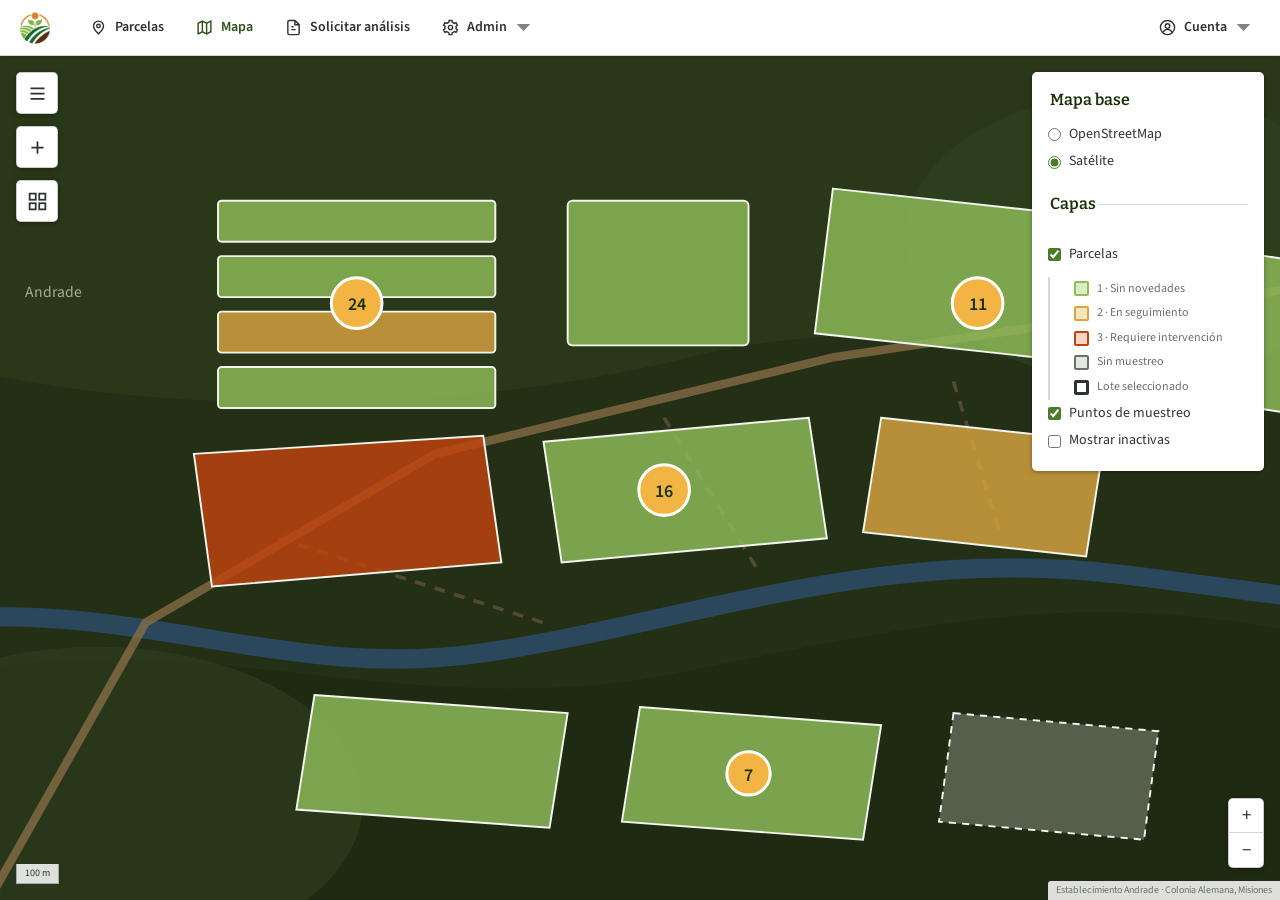
<file: index.html>
<!DOCTYPE html>
<html lang="es">
<head>
  <meta charset="UTF-8">
  <meta name="viewport" content="width=device-width, initial-scale=1.0">
  <title>SIGAgro — Mapa</title>
  <meta name="description" content="Sistema de gestión de parcelas y muestreos agronómicos.">

  <link rel="icon" href="img/logo.jpeg">

  <link rel="preconnect" href="https://fonts.googleapis.com">
  <link rel="preconnect" href="https://fonts.gstatic.com" crossorigin>
  <link href="https://fonts.googleapis.com/css2?family=Bitter:wght@500;600&family=Source+Sans+3:wght@400;600&display=swap" rel="stylesheet">

  <link rel="stylesheet" href="css/base.css">
  <link rel="stylesheet" href="css/paginas.css">
  <link rel="stylesheet" href="css/visor.css">
</head>

<body class="app">
  <a class="saltar-contenido" href="#mapa">Ir al mapa</a>

  <!-- ==================== Barra superior ==================== -->
  <header class="barra">

    <a class="barra__marca" href="index.html" aria-label="SIGAgro, inicio">
      <img class="barra__isotipo" src="img/logo.jpeg" alt="SIGAgro">
    </a>

    <nav class="barra__menu" aria-label="Secciones del sistema">

      <a class="barra__link" href="listado_tabla.html">
        <svg viewBox="0 0 24 24" fill="none" stroke="currentColor" stroke-width="2" aria-hidden="true">
          <path d="M12 21s7-6.3 7-11a7 7 0 1 0-14 0c0 4.7 7 11 7 11z"/>
          <circle cx="12" cy="10" r="2.5"/>
        </svg>
        <span>Parcelas</span>
      </a>

      <a class="barra__link barra__link--activo" href="index.html">
        <svg viewBox="0 0 24 24" fill="none" stroke="currentColor" stroke-width="2" aria-hidden="true">
          <path d="M3 6l6-3 6 3 6-3v15l-6 3-6-3-6 3z"/>
          <path d="M9 3v15M15 6v15"/>
        </svg>
        <span>Mapa</span>
      </a>

      <a class="barra__link" href="comprar.html">
        <svg viewBox="0 0 24 24" fill="none" stroke="currentColor" stroke-width="2" aria-hidden="true">
          <path d="M14 2v6h6"/>
          <path d="M14 2H6a2 2 0 0 0-2 2v16a2 2 0 0 0 2 2h12a2 2 0 0 0 2-2V8z"/>
          <path d="M9 15h6M9 11h3"/>
        </svg>
        <span>Solicitar análisis</span>
      </a>

      <div class="desplegable">
        <a class="barra__link" href="#" aria-haspopup="true">
          <svg viewBox="0 0 24 24" fill="none" stroke="currentColor" stroke-width="2" aria-hidden="true">
            <circle cx="12" cy="12" r="3"/>
            <path d="M20 12a8 8 0 0 0-.2-1.7l2-1.6-2-3.4-2.4 1a8 8 0 0 0-3-1.7L14 2h-4l-.4 2.6a8 8 0 0 0-3 1.7l-2.4-1-2 3.4 2 1.6a8 8 0 0 0 0 3.4l-2 1.6 2 3.4 2.4-1a8 8 0 0 0 3 1.7L10 22h4l.4-2.6a8 8 0 0 0 3-1.7l2.4 1 2-3.4-2-1.6c.1-.6.2-1.1.2-1.7z"/>
          </svg>
          <span>Admin</span>
          <svg class="desplegable__flecha" viewBox="0 0 10 10" fill="currentColor" aria-hidden="true">
            <path d="M1 3l4 4 4-4z"/>
          </svg>
        </a>
        <div class="desplegable__lista">
          <a href="#">Establecimientos</a>
          <a href="#">Catálogo de cultivos</a>
          <a href="#">Plagas y enfermedades</a>
          <a href="#">Usuarios</a>
        </div>
      </div>

    </nav>

    <div class="barra__menu barra__menu--derecha">
      <div class="desplegable">
        <a class="barra__link" href="#" aria-haspopup="true">
          <svg viewBox="0 0 24 24" fill="none" stroke="currentColor" stroke-width="2" aria-hidden="true">
            <circle cx="12" cy="12" r="10"/>
            <circle cx="12" cy="10" r="3.2"/>
            <path d="M5.5 19a7 7 0 0 1 13 0"/>
          </svg>
          <span>Cuenta</span>
          <svg class="desplegable__flecha" viewBox="0 0 10 10" fill="currentColor" aria-hidden="true">
            <path d="M1 3l4 4 4-4z"/>
          </svg>
        </a>
        <div class="desplegable__lista desplegable__lista--derecha">
          <a href="cuenta.html">Mi cuenta</a>
          <a href="#">Preferencias</a>
          <a href="cuenta.html?salir=1">Cerrar sesión</a>
        </div>
      </div>
    </div>

  </header>

  <!-- ==================== Mapa ==================== -->
  <main class="mapa" id="mapa">

    <!-- Lienzo estático. Se reemplaza por Leaflet en la etapa siguiente. -->
    <div class="mapa__lienzo">
      <svg viewBox="0 0 1200 700" preserveAspectRatio="xMidYMid slice"
           role="img"
           aria-label="Mapa satelital del establecimiento Andrade con trece parcelas coloreadas según su estado sanitario.">

        <!-- Terreno -->
        <rect width="1200" height="700" fill="#243016"/>
        <path d="M0 0h1200v230c-180 40-360-30-560 20S180 300 0 250z" fill="#2b3a1a" opacity="0.8"/>
        <path d="M0 520c220-60 400 40 640-10s360-70 560-20v210H0z" fill="#1f2a12" opacity="0.85"/>
        <ellipse cx="1010" cy="150" rx="190" ry="120" fill="#2f4020" opacity="0.7"/>
        <ellipse cx="150" cy="620" rx="220" ry="130" fill="#2f4020" opacity="0.6"/>

        <!-- Arroyo -->
        <path d="M-20 470 C 180 445, 300 520, 470 495 S 800 405, 1000 430 S 1160 455, 1220 445"
              fill="none" stroke="#2b4a63" stroke-width="16" opacity="0.9"/>

        <!-- Caminos -->
        <path d="M60 700 L 190 470 L 430 330 L 760 250 L 1160 190"
              fill="none" stroke="#8b6f47" stroke-width="7" opacity="0.75"/>
        <path d="M300 400 L 520 470 M 620 300 L 700 430 M 860 270 L 900 400"
              fill="none" stroke="#7a6240" stroke-width="3"
              stroke-dasharray="9 8" opacity="0.55"/>

        <!-- ============ Parcelas ============
             El relleno indica el estado sanitario.
             El atributo data-id vincula cada polígono con su parcela,
             para que visor.js sepa qué lote se seleccionó. -->
        <g stroke="#f2f4ee" stroke-width="1.6" fill-opacity="0.82">

          <a class="mapa__parcela" data-id="1" href="producto.html">
            <title>P-01 Invernadero Norte · Pimiento</title>
            <rect x="250" y="120" width="230" height="34" rx="3" fill="#8fbc5a"/>
          </a>
          <a class="mapa__parcela" data-id="2" href="producto.html">
            <title>P-02 Invernadero Centro · Tomate redondo</title>
            <rect x="250" y="166" width="230" height="34" rx="3" fill="#8fbc5a"/>
          </a>
          <a class="mapa__parcela" data-id="3" href="producto.html">
            <title>P-03 Invernadero Sur · Tomate cherry</title>
            <rect x="250" y="212" width="230" height="34" rx="3" fill="#d9a441"/>
          </a>
          <a class="mapa__parcela" data-id="4" href="producto.html">
            <title>P-04 Invernadero Fondo · Berenjena</title>
            <rect x="250" y="258" width="230" height="34" rx="3" fill="#8fbc5a"/>
          </a>
          <a class="mapa__parcela" data-id="5" href="producto.html">
            <title>P-05 Módulo hidropónico · Frutilla</title>
            <rect x="540" y="120" width="150" height="120" rx="4" fill="#8fbc5a"/>
          </a>
          <a class="mapa__parcela" data-id="6" href="producto.html">
            <title>P-06 Lote Alto · Cebollita</title>
            <polygon points="760,110 990,135 975,255 745,230" fill="#8fbc5a"/>
          </a>
          <a class="mapa__parcela" data-id="7" href="producto.html">
            <title>P-07 Picada Larga · Mandioca</title>
            <polygon points="1010,150 1180,175 1165,300 995,275" fill="#8fbc5a"/>
          </a>
          <a class="mapa__parcela" data-id="8" href="producto.html">
            <title>P-08 Frente Ruta · Perejil</title>
            <polygon points="230,330 470,315 485,420 245,440" fill="#c1440e"/>
          </a>
          <a class="mapa__parcela" data-id="9" href="producto.html">
            <title>P-09 Bajo del Arroyo · Lechuga</title>
            <polygon points="520,320 740,300 755,400 535,420" fill="#8fbc5a"/>
          </a>
          <a class="mapa__parcela" data-id="10" href="producto.html">
            <title>P-10 Cantera · Jengibre</title>
            <polygon points="800,300 985,320 970,415 785,395" fill="#d9a441"/>
          </a>
          <a class="mapa__parcela" data-id="11" href="producto.html">
            <title>P-11 Costa Sur · Zapallito de tronco</title>
            <polygon points="330,530 540,545 525,640 315,625" fill="#8fbc5a"/>
          </a>
          <a class="mapa__parcela" data-id="12" href="producto.html">
            <title>P-12 Loma Verde · Repollo corazón de buey</title>
            <polygon points="600,540 800,555 785,650 585,635" fill="#8fbc5a"/>
          </a>
          <a class="mapa__parcela" data-id="13" href="producto.html">
            <title>P-13 Chacra Vieja · Akusai (inactiva)</title>
            <polygon points="860,545 1030,560 1018,650 848,635"
                     fill="#9aa192" fill-opacity="0.45" stroke-dasharray="6 5"/>
          </a>
        </g>

        <!-- Grupos de puntos de muestreo -->
        <g font-family="Source Sans 3, sans-serif" font-size="15" font-weight="600"
           text-anchor="middle" fill="#1b3209">
          <circle cx="365" cy="205" r="21" fill="#f2b544" stroke="#ffffff" stroke-width="2.5"/>
          <text x="365" y="211">24</text>
          <circle cx="620" cy="360" r="21" fill="#f2b544" stroke="#ffffff" stroke-width="2.5"/>
          <text x="620" y="366">16</text>
          <circle cx="880" cy="205" r="21" fill="#f2b544" stroke="#ffffff" stroke-width="2.5"/>
          <text x="880" y="211">11</text>
          <circle cx="690" cy="595" r="18" fill="#f2b544" stroke="#ffffff" stroke-width="2.5"/>
          <text x="690" y="601">7</text>
        </g>

        <!-- Topónimo -->
        <g font-family="Source Sans 3, sans-serif" font-size="13" fill="#e6ebdd" opacity="0.65">
          <text x="90" y="200">Andrade</text>
        </g>
      </svg>
    </div>

    <!-- Herramientas -->
    <div class="mapa__herramientas">
        <button type="button" class="herramienta" id="visorAbrir"
          title="Información del lote" aria-label="Información del lote"
          aria-controls="visor" aria-expanded="false">
        <svg viewBox="0 0 24 24" fill="none" stroke="currentColor" stroke-width="2" aria-hidden="true">
        <path d="M4 6h16M4 12h16M4 18h16"/>
        </svg>
      </button>
      <a class="herramienta" href="comprar.html" title="Nueva solicitud de análisis"
         aria-label="Nueva solicitud de análisis">
        <svg viewBox="0 0 24 24" fill="none" stroke="currentColor" stroke-width="2" aria-hidden="true">
          <path d="M12 5v14M5 12h14"/>
        </svg>
      </a>
      <a class="herramienta" href="listado_box.html" title="Ver parcelas en tarjetas"
         aria-label="Ver parcelas en tarjetas">
        <svg viewBox="0 0 24 24" fill="none" stroke="currentColor" stroke-width="2" aria-hidden="true">
          <rect x="3" y="3" width="7" height="7"/>
          <rect x="14" y="3" width="7" height="7"/>
          <rect x="3" y="14" width="7" height="7"/>
          <rect x="14" y="14" width="7" height="7"/>
        </svg>
      </a>
    </div>

    <!-- Panel de capas -->
    <aside class="capas" aria-label="Control de capas">

      <fieldset class="capas__grupo">
        <legend class="capas__titulo">Mapa base</legend>
        <label class="capas__opcion">
          <input type="radio" name="base" value="osm">
          OpenStreetMap
        </label>
        <label class="capas__opcion">
          <input type="radio" name="base" value="satelite" checked>
          Satélite
        </label>
      </fieldset>

      <fieldset class="capas__grupo">
        <legend class="capas__titulo">Capas</legend>

        <label class="capas__opcion">
          <input type="checkbox" checked>
          Parcelas
        </label>

        <div class="capas__subgrupo">
          <div class="capas__leyenda">
            <p class="capas__referencia">
              <span class="capas__muestra capas__muestra--1"></span>
              1 · Sin novedades
            </p>
            <p class="capas__referencia">
              <span class="capas__muestra capas__muestra--2"></span>
              2 · En seguimiento
            </p>
            <p class="capas__referencia">
              <span class="capas__muestra capas__muestra--3"></span>
              3 · Requiere intervención
            </p>
            <p class="capas__referencia">
              <span class="capas__muestra capas__muestra--0"></span>
              Sin muestreo
            </p>
            <p class="capas__referencia">
              <span class="capas__muestra capas__muestra--seleccion"></span>
              Lote seleccionado
            </p>
          </div>
        </div>

        <label class="capas__opcion">
          <input type="checkbox" checked>
          Puntos de muestreo
        </label>

        <label class="capas__opcion">
          <input type="checkbox">
          Mostrar inactivas
        </label>
      </fieldset>

    </aside>

    <!-- ============ Visor técnico (Opción 8) ============
         El contenido lo genera visor.js al seleccionar un lote del mapa. -->
    <aside class="visor" id="visor" aria-label="Información del lote seleccionado">

      <div class="visor__encabezado">
        <h2 class="visor__titulo">Información del lote</h2>
        <button type="button" class="visor__cerrar" id="visorCerrar" aria-label="Cerrar">×</button>
      </div>

      <div class="visor__controles">
        <label class="visor__control">
          Ingresar como
          <select id="visorRol">
            <option value="visitante">Visitante</option>
            <option value="tecnico">Técnico</option>
            <option value="agronomo">Ingeniero agrónomo</option>
            <option value="administrador">Administrador</option>
          </select>
        </label>

        <div class="visor__vistas" role="group" aria-label="Vista del lote">
          <button type="button" class="visor__vista" data-vista="general" aria-pressed="true">General</button>
          <button type="button" class="visor__vista" data-vista="tecnica" aria-pressed="false">Técnica</button>
        </div>
      </div>

      <p class="visor__aviso-rol" id="visorAvisoRol" hidden>
        La vista técnica está disponible para técnicos, agrónomos y administradores.
      </p>

      <div class="visor__contenido" id="visorContenido" aria-live="polite"></div>

    </aside>

    <!-- Controles del mapa -->
    <div class="mapa__zoom">
      <button type="button" aria-label="Acercar">+</button>
      <button type="button" aria-label="Alejar">−</button>
    </div>

    <p class="mapa__escala">100 m</p>
    <p class="mapa__pie">Establecimiento Andrade · Colonia Alemana, Misiones</p>

  </main>

  <script src="js/visor.js"></script>

</body>
</html>
</file>
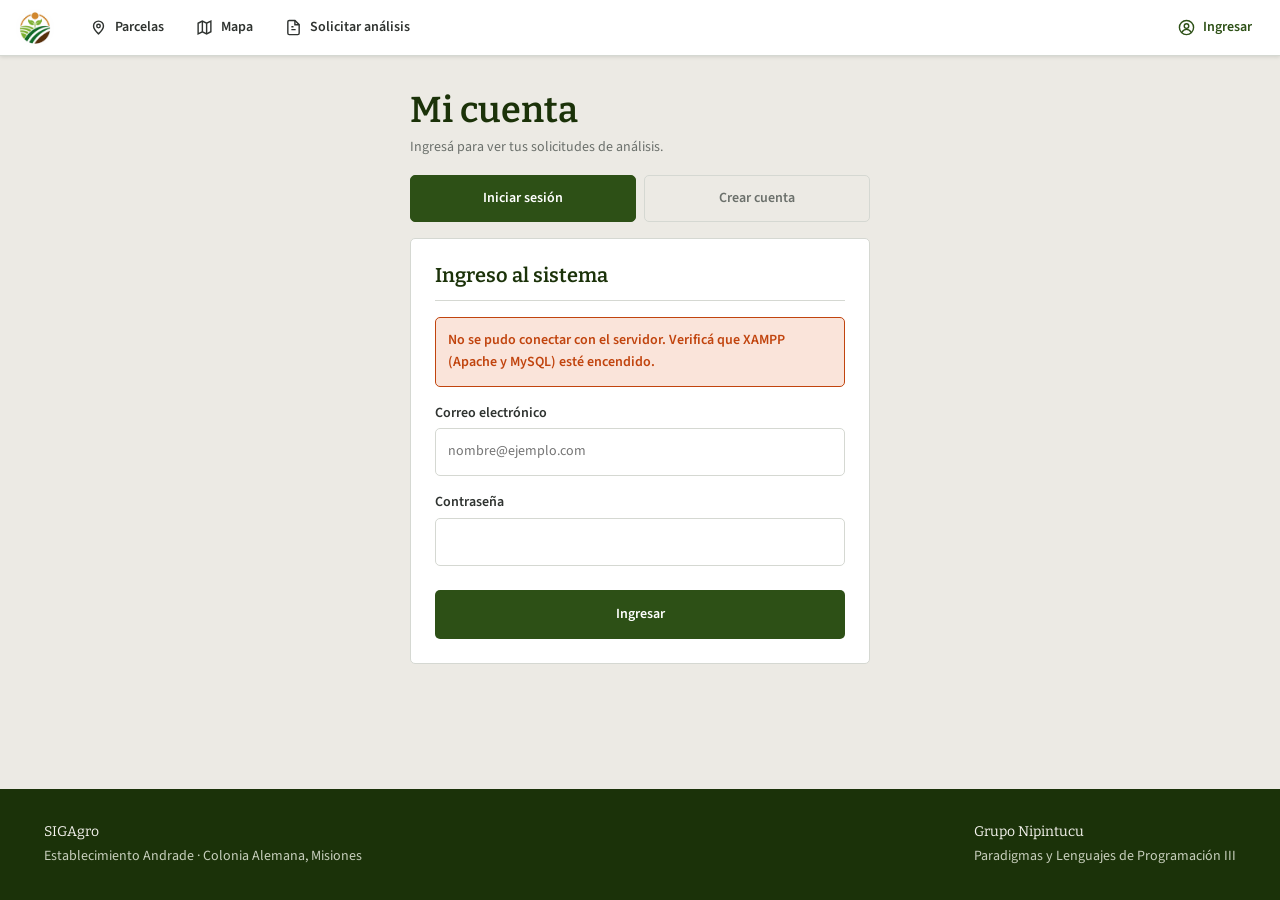
<file: cuenta.html>
<!DOCTYPE html>
<html lang="es">
<head>
  <meta charset="UTF-8">
  <meta name="viewport" content="width=device-width, initial-scale=1.0">
  <title>SIGAgro — Mi cuenta</title>

  <link rel="icon" href="img/logo.jpeg">

  <link rel="preconnect" href="https://fonts.googleapis.com">
  <link rel="preconnect" href="https://fonts.gstatic.com" crossorigin>
  <link href="https://fonts.googleapis.com/css2?family=Bitter:wght@500;600&family=Source+Sans+3:wght@400;600&display=swap" rel="stylesheet">

  <link rel="stylesheet" href="css/base.css">
  <link rel="stylesheet" href="css/paginas.css">
  <link rel="stylesheet" href="css/cuenta.css">
</head>

<body class="pagina">
  <a class="saltar-contenido" href="#contenido">Ir al contenido</a>

  <header class="barra">

    <a class="barra__marca" href="index.html" aria-label="SIGAgro, inicio">
      <img class="barra__isotipo" src="img/logo.jpeg" alt="SIGAgro">
    </a>

    <nav class="barra__menu" aria-label="Secciones del sistema">

      <a class="barra__link" href="listado_tabla.html">
        <svg viewBox="0 0 24 24" fill="none" stroke="currentColor" stroke-width="2" aria-hidden="true">
          <path d="M12 21s7-6.3 7-11a7 7 0 1 0-14 0c0 4.7 7 11 7 11z"/>
          <circle cx="12" cy="10" r="2.5"/>
        </svg>
        <span>Parcelas</span>
      </a>

      <a class="barra__link" href="index.html">
        <svg viewBox="0 0 24 24" fill="none" stroke="currentColor" stroke-width="2" aria-hidden="true">
          <path d="M3 6l6-3 6 3 6-3v15l-6 3-6-3-6 3z"/>
          <path d="M9 3v15M15 6v15"/>
        </svg>
        <span>Mapa</span>
      </a>

      <a class="barra__link" href="comprar.html">
        <svg viewBox="0 0 24 24" fill="none" stroke="currentColor" stroke-width="2" aria-hidden="true">
          <path d="M14 2v6h6"/>
          <path d="M14 2H6a2 2 0 0 0-2 2v16a2 2 0 0 0 2 2h12a2 2 0 0 0 2-2V8z"/>
          <path d="M9 15h6M9 11h3"/>
        </svg>
        <span>Solicitar análisis</span>
      </a>

    </nav>

    <div class="barra__menu barra__menu--derecha">
      <a class="barra__link barra__link--activo" href="cuenta.html">
        <svg viewBox="0 0 24 24" fill="none" stroke="currentColor" stroke-width="2" aria-hidden="true">
          <circle cx="12" cy="12" r="10"/>
          <circle cx="12" cy="10" r="3.2"/>
          <path d="M5.5 19a7 7 0 0 1 13 0"/>
        </svg>
        <!-- Este texto lo cambia cuenta.js: "Ingresar" o el nombre del usuario -->
        <span id="barra-usuario">Ingresar</span>
      </a>
    </div>

  </header>

  <main class="contenido" id="contenido">
    <div class="contenedor contenedor--angosto">

      <!-- Mientras se consulta al servidor si hay sesión -->
      <p id="vista-cargando" class="cuenta__cargando">Verificando sesión…</p>

      <!-- ================= VISTA PÚBLICA (sin sesión) ================= -->
      <section id="vista-publica" class="oculto">

        <h1 class="pagina__titulo">Mi cuenta</h1>
        <p class="pagina__bajada">Ingresá para ver tus solicitudes de análisis.</p>

        <div class="pestanas" role="tablist">
          <button type="button" id="tab-login" class="pestana pestana--activa"
                  role="tab" aria-selected="true">Iniciar sesión</button>
          <button type="button" id="tab-registro" class="pestana"
                  role="tab" aria-selected="false">Crear cuenta</button>
        </div>

        <!-- Formulario de login -->
        <section id="vista-login" class="panel">
          <h2 class="panel__titulo">Ingreso al sistema</h2>
          <div id="msg-login" class="mensaje" role="status"></div>

          <form id="form-login">
            <div class="campo">
              <label for="login-email">Correo electrónico</label>
              <input type="email" id="login-email" placeholder="nombre@ejemplo.com"
                     autocomplete="email" required>
            </div>
            <div class="campo">
              <label for="login-pass">Contraseña</label>
              <input type="password" id="login-pass" autocomplete="current-password" required>
            </div>
            <button type="submit" class="boton boton--principal boton--ancho">Ingresar</button>
          </form>
        </section>

        <!-- Formulario de registro -->
        <section id="vista-registro" class="panel oculto">
          <h2 class="panel__titulo">Crear cuenta</h2>
          <div id="msg-registro" class="mensaje" role="status"></div>

          <form id="form-registro">
            <div class="campo">
              <label for="reg-nombre">Nombre y apellido</label>
              <input type="text" id="reg-nombre" placeholder="Ing. Agr. Nombre Apellido"
                     autocomplete="name" required>
            </div>
            <div class="campo">
              <label for="reg-email">Correo electrónico</label>
              <input type="email" id="reg-email" placeholder="nombre@ejemplo.com"
                     autocomplete="email" required>
            </div>
            <div class="campo">
              <label for="reg-pass">Contraseña</label>
              <input type="password" id="reg-pass" minlength="6"
                     autocomplete="new-password" required>
              <small class="campo__ayuda">Mínimo 6 caracteres.</small>
            </div>
            <button type="submit" class="boton boton--principal boton--ancho">Crear cuenta</button>
          </form>
        </section>
      </section>

      <!-- ================= VISTA PRIVADA (con sesión) ================= -->
      <section id="vista-privada" class="oculto">

        <div class="cuenta__encabezado">
          <div>
            <!-- El nombre se inserta con .textContent (nunca innerHTML) -->
            <h1 class="pagina__titulo">Hola, <span id="user-nombre"></span></h1>
            <p class="pagina__bajada">
              <span id="user-email"></span> · <span id="user-rol" class="estado estado--1"></span>
            </p>
          </div>
          <div class="cuenta__acciones">
            <a class="boton boton--principal" href="comprar.html">Nueva solicitud</a>
            <button type="button" id="btn-logout" class="boton boton--secundario">Cerrar sesión</button>
          </div>
        </div>

        <section class="panel">
          <h2 class="panel__titulo">Mis solicitudes de análisis</h2>

          <p id="sin-solicitudes" class="sin-resultados oculto">
            Todavía no enviaste ninguna solicitud de análisis.
          </p>

          <div id="tabla-solicitudes" class="grilla-scroll">
            <table class="grilla">
              <thead>
                <tr>
                  <th>N.º</th>
                  <th>Fecha</th>
                  <th>Parcela</th>
                  <th>Análisis</th>
                  <th class="grilla__numero">Muestras</th>
                  <th class="grilla__numero">Total</th>
                  <th>Estado</th>
                </tr>
              </thead>
              <!-- Las filas las arma cuenta.js con createElement + textContent -->
              <tbody id="filas-solicitudes"></tbody>
            </table>
          </div>
        </section>
      </section>

    </div>
  </main>

  <footer class="pie">
    <div class="pie__interior">
      <div>
        <p class="pie__titulo">SIGAgro</p>
        <p>Establecimiento Andrade · Colonia Alemana, Misiones</p>
      </div>
      <div>
        <p class="pie__titulo">Grupo Nipintucu</p>
        <p>Paradigmas y Lenguajes de Programación III</p>
      </div>
    </div>
  </footer>

  <script src="js/cuenta.js"></script>
</body>
</html>
</file>
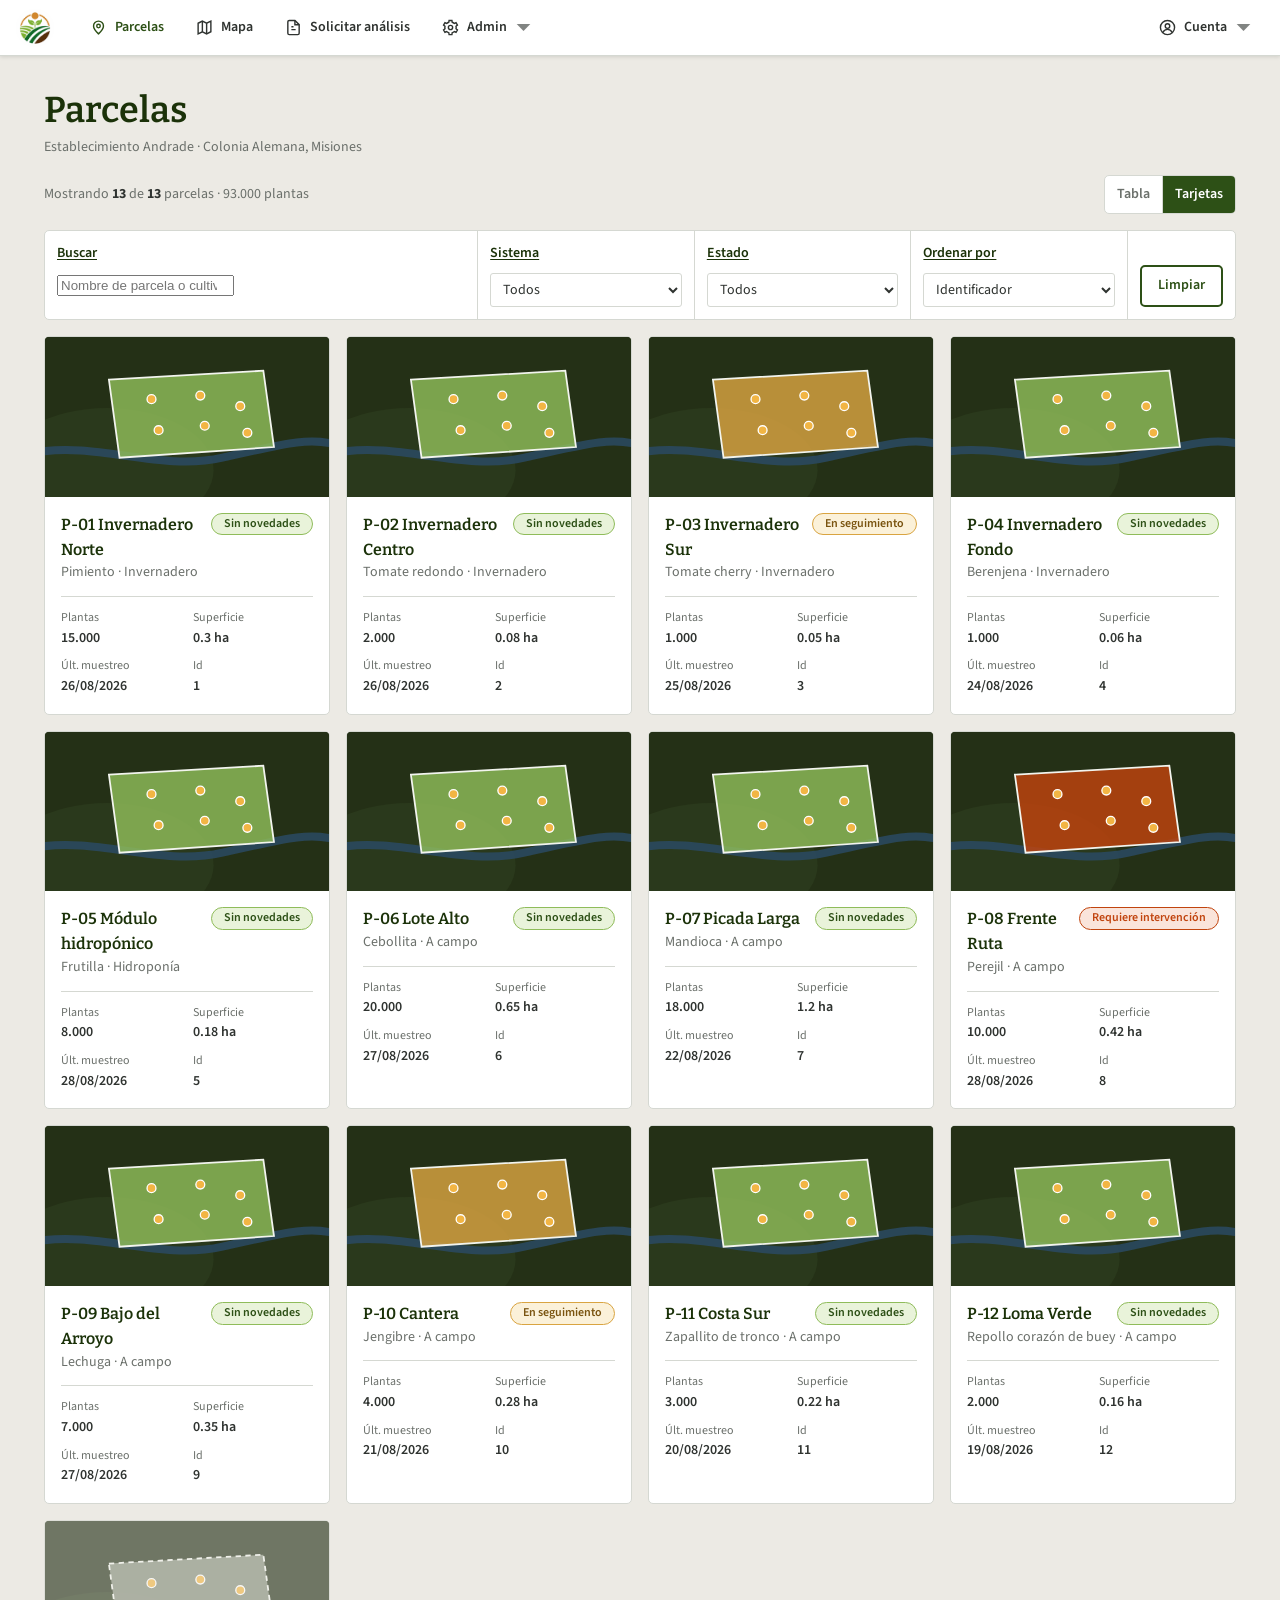
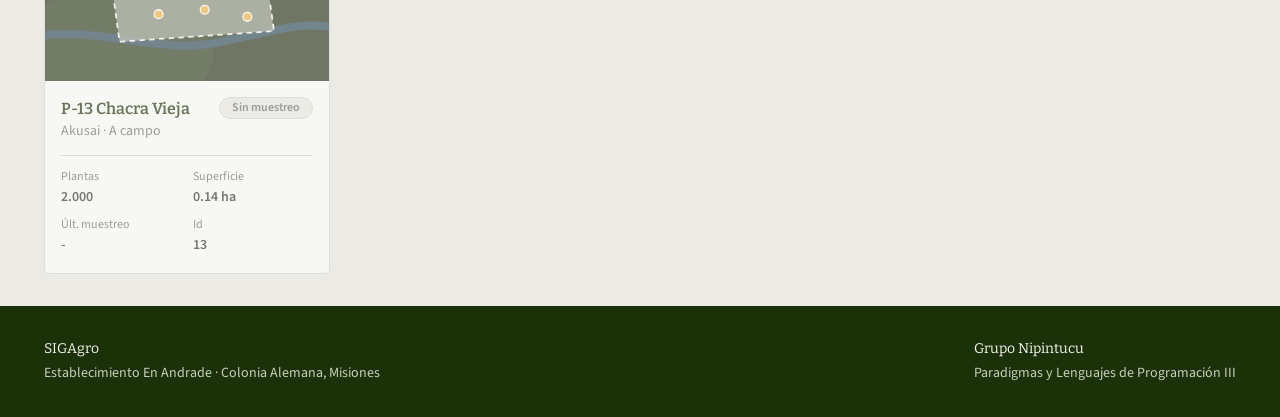
<file: listado_box.html>
<!DOCTYPE html>
<html lang="es">
<head>
  <meta charset="UTF-8">
  <meta name="viewport" content="width=device-width, initial-scale=1.0">
  <title>SIGAgro — Parcelas en tarjetas</title>
  <link rel="icon" href="img/logo.jpeg">

  <link rel="preconnect" href="https://fonts.googleapis.com">
  <link rel="preconnect" href="https://fonts.gstatic.com" crossorigin>
  <link href="https://fonts.googleapis.com/css2?family=Bitter:wght@500;600&family=Source+Sans+3:wght@400;600&display=swap" rel="stylesheet">

  <link rel="stylesheet" href="css/base.css">
  <link rel="stylesheet" href="css/paginas.css">
</head>

<body class="pagina">
  <a class="saltar-contenido" href="#contenido">Ir al contenido</a>

  <header class="barra">

    <a class="barra__marca" href="index.html" aria-label="SIGAgro, inicio">
        <img class="barra__isotipo" src="img/logo.jpeg" alt="SIGAgro">
    </a>

    <nav class="barra__menu" aria-label="Secciones del sistema">

      <a class="barra__link barra__link--activo" href="listado_tabla.html">
        <svg viewBox="0 0 24 24" fill="none" stroke="currentColor" stroke-width="2" aria-hidden="true">
          <path d="M12 21s7-6.3 7-11a7 7 0 1 0-14 0c0 4.7 7 11 7 11z"/>
          <circle cx="12" cy="10" r="2.5"/>
        </svg>
        <span>Parcelas</span>
      </a>

      <a class="barra__link" href="index.html">
        <svg viewBox="0 0 24 24" fill="none" stroke="currentColor" stroke-width="2" aria-hidden="true">
          <path d="M3 6l6-3 6 3 6-3v15l-6 3-6-3-6 3z"/>
          <path d="M9 3v15M15 6v15"/>
        </svg>
        <span>Mapa</span>
      </a>

      <a class="barra__link" href="comprar.html">
        <svg viewBox="0 0 24 24" fill="none" stroke="currentColor" stroke-width="2" aria-hidden="true">
          <path d="M14 2v6h6"/>
          <path d="M14 2H6a2 2 0 0 0-2 2v16a2 2 0 0 0 2 2h12a2 2 0 0 0 2-2V8z"/>
          <path d="M9 15h6M9 11h3"/>
        </svg>
        <span>Solicitar análisis</span>
      </a>

      <div class="desplegable">
        <a class="barra__link" href="#" aria-haspopup="true">
          <svg viewBox="0 0 24 24" fill="none" stroke="currentColor" stroke-width="2" aria-hidden="true">
            <circle cx="12" cy="12" r="3"/>
            <path d="M20 12a8 8 0 0 0-.2-1.7l2-1.6-2-3.4-2.4 1a8 8 0 0 0-3-1.7L14 2h-4l-.4 2.6a8 8 0 0 0-3 1.7l-2.4-1-2 3.4 2 1.6a8 8 0 0 0 0 3.4l-2 1.6 2 3.4 2.4-1a8 8 0 0 0 3 1.7L10 22h4l.4-2.6a8 8 0 0 0 3-1.7l2.4 1 2-3.4-2-1.6c.1-.6.2-1.1.2-1.7z"/>
          </svg>
          <span>Admin</span>
          <svg class="desplegable__flecha" viewBox="0 0 10 10" fill="currentColor" aria-hidden="true">
            <path d="M1 3l4 4 4-4z"/>
          </svg>
        </a>
        <div class="desplegable__lista">
          <a href="#">Establecimientos</a>
          <a href="#">Catálogo de cultivos</a>
          <a href="#">Plagas y enfermedades</a>
          <a href="#">Usuarios</a>
        </div>
      </div>

    </nav>

    <div class="barra__menu barra__menu--derecha">
      <div class="desplegable">
        <a class="barra__link" href="#" aria-haspopup="true">
          <svg viewBox="0 0 24 24" fill="none" stroke="currentColor" stroke-width="2" aria-hidden="true">
            <circle cx="12" cy="12" r="10"/>
            <circle cx="12" cy="10" r="3.2"/>
            <path d="M5.5 19a7 7 0 0 1 13 0"/>
          </svg>
          <span>Cuenta</span>
          <svg class="desplegable__flecha" viewBox="0 0 10 10" fill="currentColor" aria-hidden="true">
            <path d="M1 3l4 4 4-4z"/>
          </svg>
        </a>
        <div class="desplegable__lista desplegable__lista--derecha">
          <a href="cuenta.html">Mi cuenta</a>
          <a href="#">Preferencias</a>
          <a href="cuenta.html?salir=1">Cerrar sesión</a>
        </div>
      </div>
    </div>

  </header>

  <main class="contenido" id="contenido">
    <div class="contenedor">

      <h1 class="pagina__titulo">Parcelas</h1>
      <p class="pagina__bajada">Establecimiento Andrade · Colonia Alemana, Misiones</p>

      <div class="pagina__barra">
        <p class="pagina__conteo" id="conteo">Cargando catalogo...</p>
        <div class="pagina__herramientas">
          <div class="vistas">
            <a href="listado_tabla.html">Tabla</a>
            <a class="vistas--activa" href="listado_box.html">Tarjetas</a>
          </div>
        </div>
      </div>
      <section class="buscador">
        <div class="buscador__campo">
          <label for="busqueda">Buscar</label>
          <input type="search" id="busqueda" placeholder="Nombre de parcela o cultivo...">
        </div>

        <div class="buscador__campo">
          <label for="filtroSistema">Sistema</label>
          <select id="filtroSistema">
            <option value="todos">Todos</option>
            <option value="A campo">A campo</option>
            <option value="Invernadero">Invernadero</option>
            <option value="Hidroponía">Hidroponía</option>
          </select>
        </div>

        <div class="buscador__campo">
          <label for="filtroEstado">Estado</label>
          <select id="filtroEstado">
            <option value="todos">Todos</option>
            <option value="1">1 · Sin novedades</option>
            <option value="2">2 · En seguimiento</option>
            <option value="3">3 · Requiere Intervencion</option>
            <option value="0">Sin muestreo</option>
          </select>
        </div>

        <div class="buscador__campo">
          <label for="orden">Ordenar por</label>
          <select id="orden">
            <option value="id">Identificador</option>
            <option value="plantas">Cantidad de plantas</option>
            <option value="superficie">Superficie</option>
            <option value="estado">Estado Sanitario</option>

          </select>
        </div>

        <button class="boton boton--secundario boton--chico" type="button" id="limpiar">
          Limpiar
        </button>
      </section>
      <div class="tarjetas" id="resultados"></div>



            

    </div>
  </main>

  <footer class="pie">
    <div class="pie__interior">
      <div>
        <p class="pie__titulo">SIGAgro</p>
        <p>Establecimiento En Andrade · Colonia Alemana, Misiones</p>
      </div>
      <div>
        <p class="pie__titulo">Grupo Nipintucu</p>
        <p>Paradigmas y Lenguajes de Programación III</p>
      </div>
    </div>
  </footer>
<script src="js/app.js"></script>
</body>
</html>
</file>
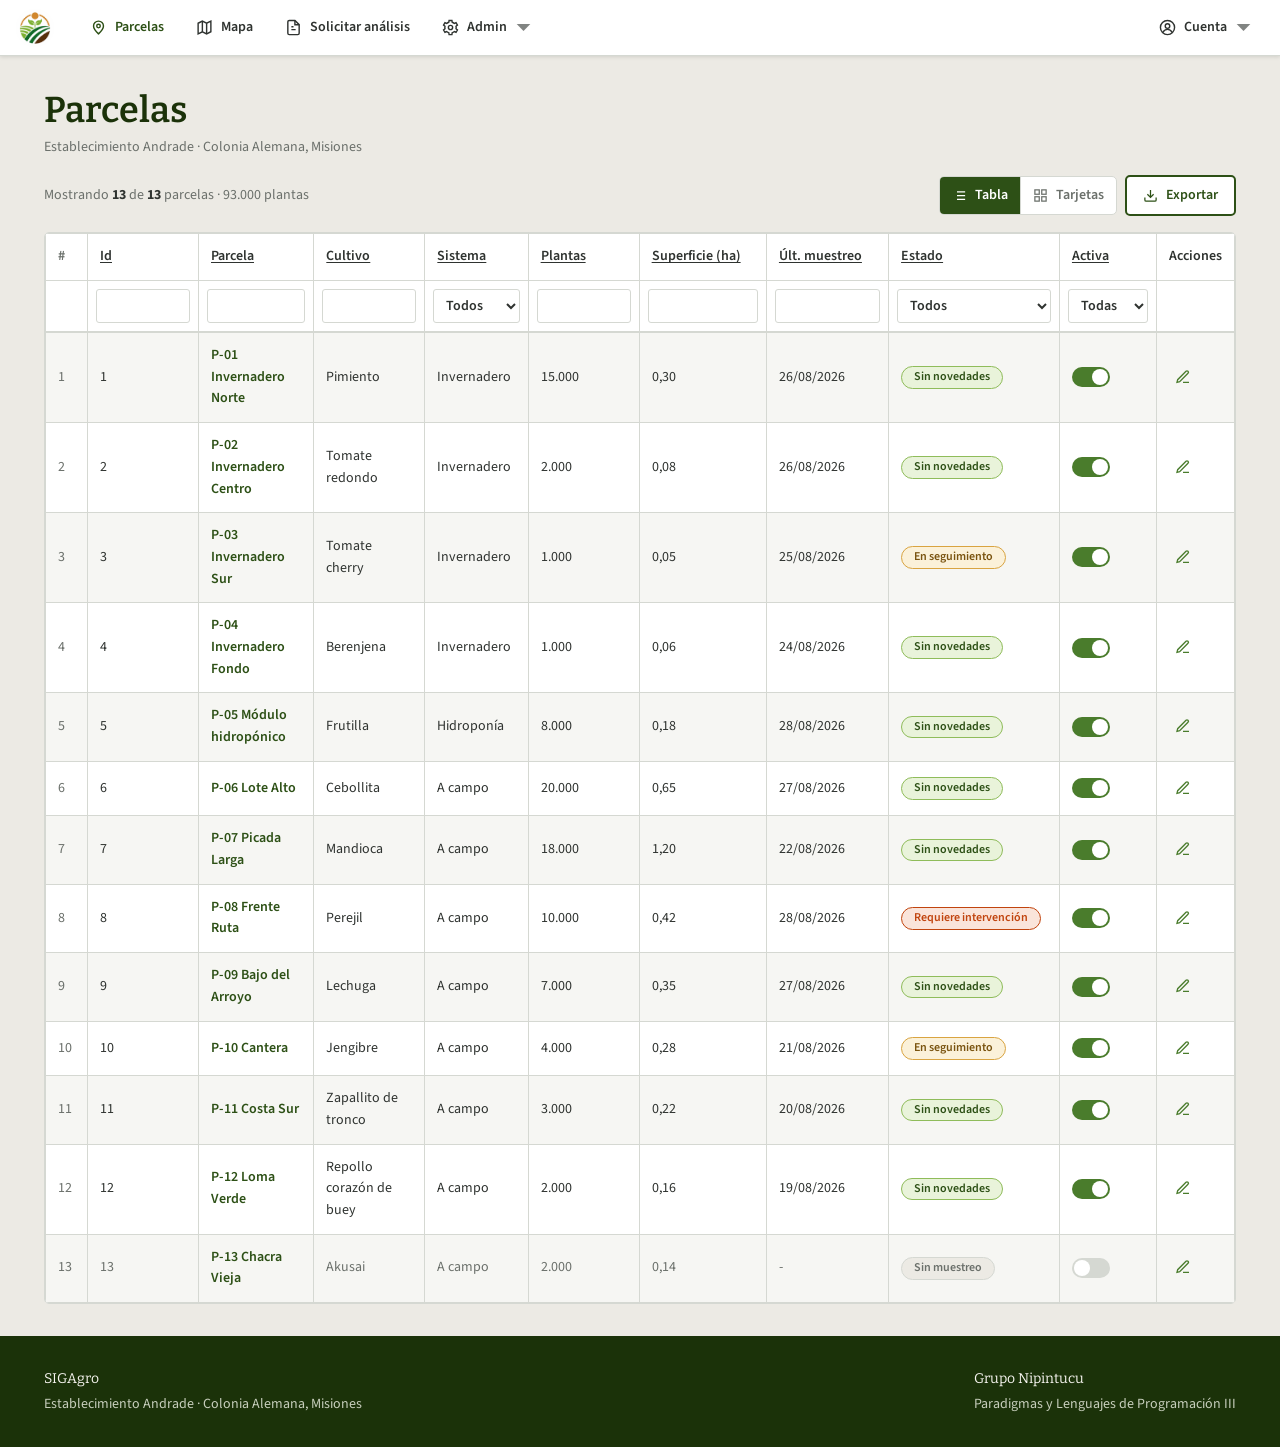
<file: listado_tabla.html>
<!DOCTYPE html>
<html lang="es">
<head>
  <meta charset="UTF-8">
  <meta name="viewport" content="width=device-width, initial-scale=1.0">
  <title>SIGAgro — Parcelas</title>

  <link rel="icon" href="img/logo.jpeg">

  <link rel="preconnect" href="https://fonts.googleapis.com">
  <link rel="preconnect" href="https://fonts.gstatic.com" crossorigin>
  <link href="https://fonts.googleapis.com/css2?family=Bitter:wght@500;600&family=Source+Sans+3:wght@400;600&display=swap" rel="stylesheet">

  <link rel="stylesheet" href="css/base.css">
  <link rel="stylesheet" href="css/paginas.css">
</head>

<body class="pagina">
  <a class="saltar-contenido" href="#contenido">Ir al contenido</a>

  <header class="barra">

    <a class="barra__marca" href="index.html" aria-label="SIGAgro, inicio">
      <img class="barra__isotipo" src="img/logo.jpeg" alt="SIGAgro">
    </a>

    <nav class="barra__menu" aria-label="Secciones del sistema">

      <a class="barra__link barra__link--activo" href="listado_tabla.html">
        <svg viewBox="0 0 24 24" fill="none" stroke="currentColor" stroke-width="2" aria-hidden="true">
          <path d="M12 21s7-6.3 7-11a7 7 0 1 0-14 0c0 4.7 7 11 7 11z"/>
          <circle cx="12" cy="10" r="2.5"/>
        </svg>
        <span>Parcelas</span>
      </a>

      <a class="barra__link" href="index.html">
        <svg viewBox="0 0 24 24" fill="none" stroke="currentColor" stroke-width="2" aria-hidden="true">
          <path d="M3 6l6-3 6 3 6-3v15l-6 3-6-3-6 3z"/>
          <path d="M9 3v15M15 6v15"/>
        </svg>
        <span>Mapa</span>
      </a>

      <a class="barra__link" href="comprar.html">
        <svg viewBox="0 0 24 24" fill="none" stroke="currentColor" stroke-width="2" aria-hidden="true">
          <path d="M14 2v6h6"/>
          <path d="M14 2H6a2 2 0 0 0-2 2v16a2 2 0 0 0 2 2h12a2 2 0 0 0 2-2V8z"/>
          <path d="M9 15h6M9 11h3"/>
        </svg>
        <span>Solicitar análisis</span>
      </a>

      <div class="desplegable">
        <a class="barra__link" href="#" aria-haspopup="true">
          <svg viewBox="0 0 24 24" fill="none" stroke="currentColor" stroke-width="2" aria-hidden="true">
            <circle cx="12" cy="12" r="3"/>
            <path d="M20 12a8 8 0 0 0-.2-1.7l2-1.6-2-3.4-2.4 1a8 8 0 0 0-3-1.7L14 2h-4l-.4 2.6a8 8 0 0 0-3 1.7l-2.4-1-2 3.4 2 1.6a8 8 0 0 0 0 3.4l-2 1.6 2 3.4 2.4-1a8 8 0 0 0 3 1.7L10 22h4l.4-2.6a8 8 0 0 0 3-1.7l2.4 1 2-3.4-2-1.6c.1-.6.2-1.1.2-1.7z"/>
          </svg>
          <span>Admin</span>
          <svg class="desplegable__flecha" viewBox="0 0 10 10" fill="currentColor" aria-hidden="true">
            <path d="M1 3l4 4 4-4z"/>
          </svg>
        </a>
        <div class="desplegable__lista">
          <a href="#">Establecimientos</a>
          <a href="#">Catálogo de cultivos</a>
          <a href="#">Plagas y enfermedades</a>
          <a href="#">Usuarios</a>
        </div>
      </div>

    </nav>

    <div class="barra__menu barra__menu--derecha">
      <div class="desplegable">
        <a class="barra__link" href="#" aria-haspopup="true">
          <svg viewBox="0 0 24 24" fill="none" stroke="currentColor" stroke-width="2" aria-hidden="true">
            <circle cx="12" cy="12" r="10"/>
            <circle cx="12" cy="10" r="3.2"/>
            <path d="M5.5 19a7 7 0 0 1 13 0"/>
          </svg>
          <span>Cuenta</span>
          <svg class="desplegable__flecha" viewBox="0 0 10 10" fill="currentColor" aria-hidden="true">
            <path d="M1 3l4 4 4-4z"/>
          </svg>
        </a>
        <div class="desplegable__lista desplegable__lista--derecha">
          <a href="cuenta.html">Mi cuenta</a>
          <a href="#">Preferencias</a>
          <a href="cuenta.html?salir=1">Cerrar sesión</a>
        </div>
      </div>
    </div>

  </header>

  <main class="contenido" id="contenido">
    <div class="contenedor">

      <h1 class="pagina__titulo">Parcelas</h1>
      <p class="pagina__bajada">Establecimiento Andrade · Colonia Alemana, Misiones</p>

      <div class="pagina__barra">
        <p class="pagina__conteo" id="conteo">Cargando catálogo...</p>

        <div class="pagina__herramientas">
          <div class="vistas">
            <a class="vistas--activa" href="listado_tabla.html">
              <svg viewBox="0 0 24 24" fill="none" stroke="currentColor" stroke-width="2" aria-hidden="true">
                <path d="M8 6h13M8 12h13M8 18h13M3 6h.01M3 12h.01M3 18h.01"/>
              </svg>
              Tabla
            </a>
            <a href="listado_box.html">
              <svg viewBox="0 0 24 24" fill="none" stroke="currentColor" stroke-width="2" aria-hidden="true">
                <rect x="3" y="3" width="7" height="7"/><rect x="14" y="3" width="7" height="7"/>
                <rect x="3" y="14" width="7" height="7"/><rect x="14" y="14" width="7" height="7"/>
              </svg>
              Tarjetas
            </a>
          </div>

          <a class="boton boton--secundario boton--chico" href="#">
            <svg viewBox="0 0 24 24" fill="none" stroke="currentColor" stroke-width="2" aria-hidden="true">
              <path d="M21 15v4a2 2 0 0 1-2 2H5a2 2 0 0 1-2-2v-4M7 10l5 5 5-5M12 15V3"/>
            </svg>
            Exportar
          </a>
        </div>
      </div>

      <div class="grilla-scroll">
        <table class="grilla">
          <caption class="saltar-contenido">Listado de parcelas del establecimiento</caption>

          <thead>
            <tr>
              <th class="grilla__num">#</th>
              <th scope="col"><a class="grilla__orden" href="#" data-campo="id">Id</a></th>
              <th scope="col"><a class="grilla__orden" href="#" data-campo="nombre">Parcela</a></th>
              <th scope="col"><a class="grilla__orden" href="#" data-campo="cultivo">Cultivo</a></th>
              <th scope="col"><a class="grilla__orden" href="#" data-campo="sistema">Sistema</a></th>
              <th scope="col"><a class="grilla__orden" href="#" data-campo="plantas">Plantas</a></th>
              <th scope="col"><a class="grilla__orden" href="#" data-campo="superficie">Superficie (ha)</a></th>
              <th scope="col"><a class="grilla__orden" href="#" data-campo="ultimoMuestreo">Últ. muestreo</a></th>
              <th scope="col"><a class="grilla__orden" href="#" data-campo="estado">Estado</a></th>
              <th scope="col"><a class="grilla__orden" href="#" data-campo="activa">Activa</a></th>
              <th scope="col">Acciones</th>
            </tr>

            <tr class="grilla__filtros">
              <th></th>
              <th><input type="text" id="fId" aria-label="Filtrar por Id"></th>
              <th><input type="text" id="fParcela" aria-label="Filtrar por parcela"></th>
              <th><input type="text" id="fCultivo" aria-label="Filtrar por cultivo"></th>
              <th>
                <select id="fSistema" aria-label="Filtrar por sistema de producción">
                  <option value="todos">Todos</option>
                  <option value="A campo">A campo</option>
                  <option value="Invernadero">Invernadero</option>
                  <option value="Hidroponía">Hidroponía</option>
                </select>
              </th>
              <th><input type="text" id="fPlantas" aria-label="Filtrar por cantidad de plantas"></th>
              <th><input type="text" id="fSuperficie" aria-label="Filtrar por superficie"></th>
              <th><input type="text" id="fFecha" aria-label="Filtrar por fecha"></th>
              <th>
                <select id="fEstado" aria-label="Filtrar por estado">
                  <option value="todos">Todos</option>
                  <option value="1">1 · Sin novedades</option>
                  <option value="2">2 · En seguimiento</option>
                  <option value="3">3 · Requiere intervención</option>
                  <option value="0">Sin muestreo</option>
                </select>
              </th>
              <th>
                <select id="fActiva" aria-label="Filtrar por activas">
                  <option value="todas">Todas</option>
                  <option value="true">Activas</option>
                  <option value="false">Inactivas</option>
                </select>
              </th>
              <th></th>
            </tr>
          </thead>

          <!-- Las filas se generan con JavaScript a partir de datos/parcelas.json -->
          <tbody id="filas"></tbody>

        </table>
      </div>

    </div>
  </main>

  <footer class="pie">
    <div class="pie__interior">
      <div>
        <p class="pie__titulo">SIGAgro</p>
        <p>Establecimiento Andrade · Colonia Alemana, Misiones</p>
      </div>
      <div>
        <p class="pie__titulo">Grupo Nipintucu</p>
        <p>Paradigmas y Lenguajes de Programación III</p>
      </div>
    </div>
  </footer>

  <script src="js/tabla.js"></script>

</body>
</html>
</file>
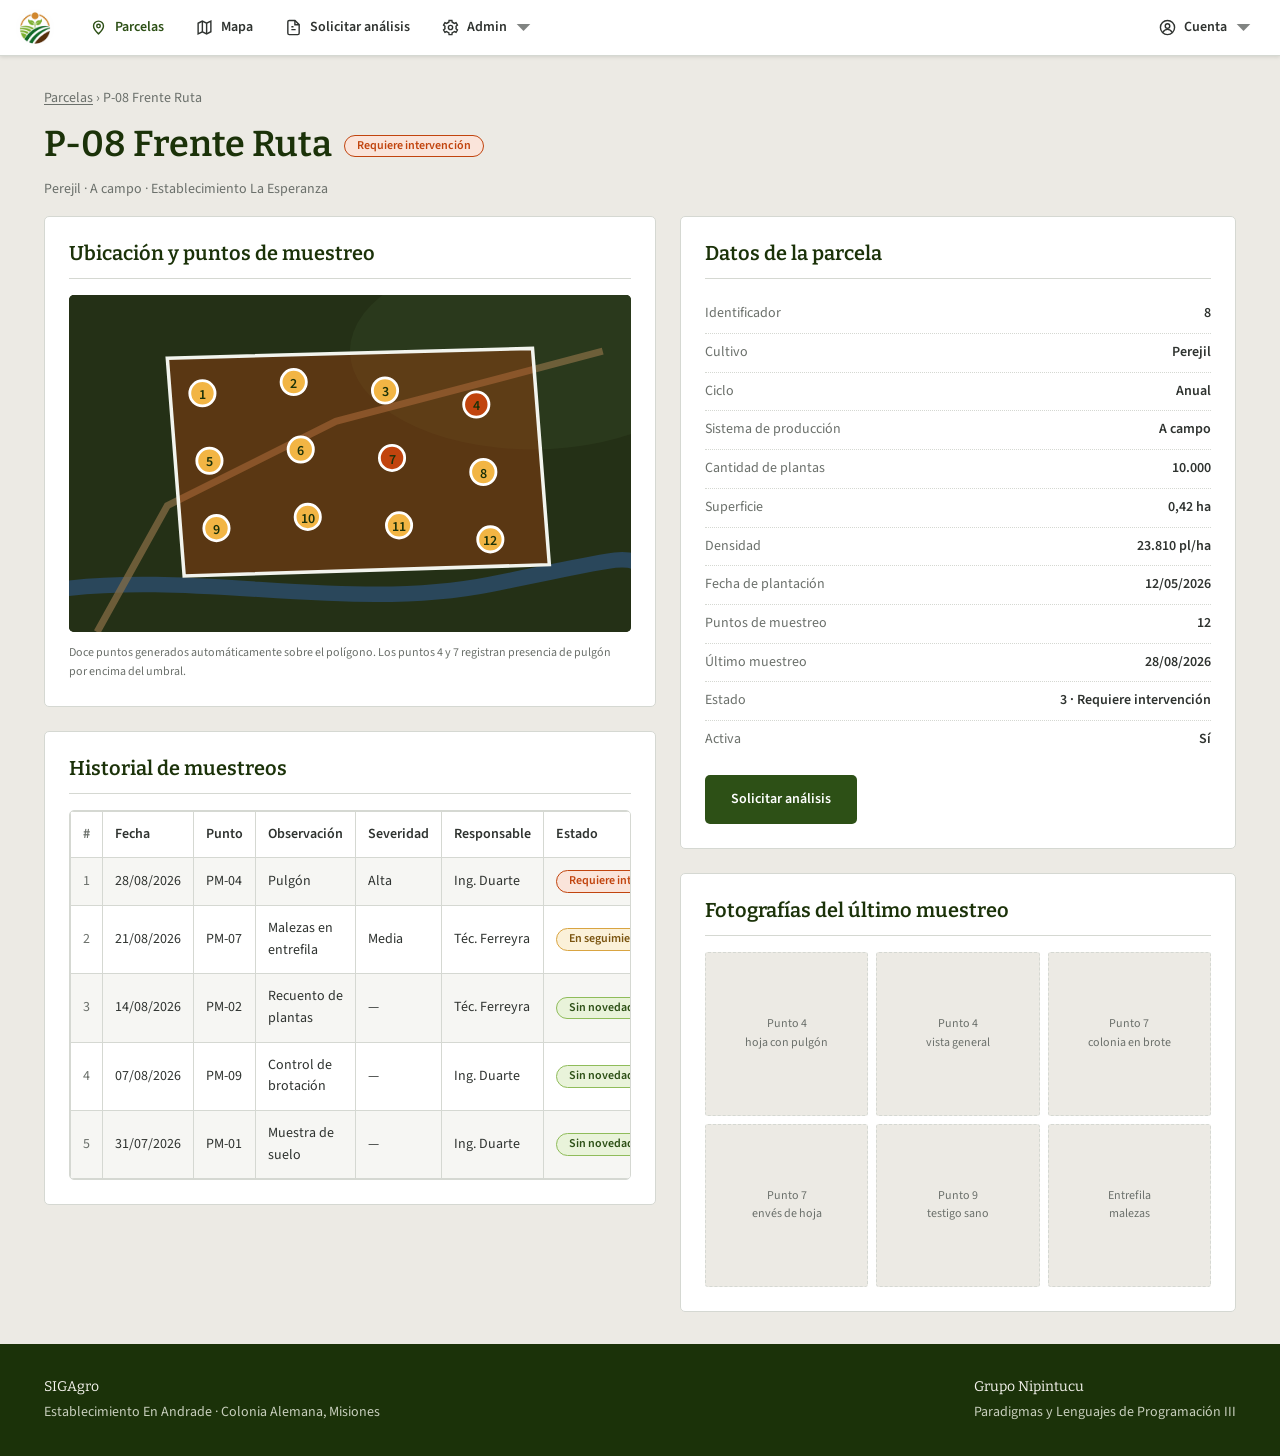
<file: producto.html>
<!DOCTYPE html>
<html lang="es">
<head>
  <meta charset="UTF-8">
  <meta name="viewport" content="width=device-width, initial-scale=1.0">
  <title>SIGAgro — P-08 Frente Ruta</title>
  <link rel="icon" href="img/logo.jpeg">

  <link rel="preconnect" href="https://fonts.googleapis.com">
  <link rel="preconnect" href="https://fonts.gstatic.com" crossorigin>
  <link href="https://fonts.googleapis.com/css2?family=Bitter:wght@500;600&family=Source+Sans+3:wght@400;600&display=swap" rel="stylesheet">

  <link rel="stylesheet" href="css/base.css">
  <link rel="stylesheet" href="css/paginas.css">
</head>

<body class="pagina">
  <a class="saltar-contenido" href="#contenido">Ir al contenido</a>

  <header class="barra">

    <a class="barra__marca" href="index.html" aria-label="SIGAgro, inicio">
      <img class="barra__isotipo" src="img/logo.jpeg" alt="SIGAgro">
    </a>

    <nav class="barra__menu" aria-label="Secciones del sistema">

      <a class="barra__link barra__link--activo" href="listado_tabla.html">
        <svg viewBox="0 0 24 24" fill="none" stroke="currentColor" stroke-width="2" aria-hidden="true">
          <path d="M12 21s7-6.3 7-11a7 7 0 1 0-14 0c0 4.7 7 11 7 11z"/>
          <circle cx="12" cy="10" r="2.5"/>
        </svg>
        <span>Parcelas</span>
      </a>

      <a class="barra__link" href="index.html">
        <svg viewBox="0 0 24 24" fill="none" stroke="currentColor" stroke-width="2" aria-hidden="true">
          <path d="M3 6l6-3 6 3 6-3v15l-6 3-6-3-6 3z"/>
          <path d="M9 3v15M15 6v15"/>
        </svg>
        <span>Mapa</span>
      </a>

      <a class="barra__link" href="comprar.html">
        <svg viewBox="0 0 24 24" fill="none" stroke="currentColor" stroke-width="2" aria-hidden="true">
          <path d="M14 2v6h6"/>
          <path d="M14 2H6a2 2 0 0 0-2 2v16a2 2 0 0 0 2 2h12a2 2 0 0 0 2-2V8z"/>
          <path d="M9 15h6M9 11h3"/>
        </svg>
        <span>Solicitar análisis</span>
      </a>

      <div class="desplegable">
        <a class="barra__link" href="#" aria-haspopup="true">
          <svg viewBox="0 0 24 24" fill="none" stroke="currentColor" stroke-width="2" aria-hidden="true">
            <circle cx="12" cy="12" r="3"/>
            <path d="M20 12a8 8 0 0 0-.2-1.7l2-1.6-2-3.4-2.4 1a8 8 0 0 0-3-1.7L14 2h-4l-.4 2.6a8 8 0 0 0-3 1.7l-2.4-1-2 3.4 2 1.6a8 8 0 0 0 0 3.4l-2 1.6 2 3.4 2.4-1a8 8 0 0 0 3 1.7L10 22h4l.4-2.6a8 8 0 0 0 3-1.7l2.4 1 2-3.4-2-1.6c.1-.6.2-1.1.2-1.7z"/>
          </svg>
          <span>Admin</span>
          <svg class="desplegable__flecha" viewBox="0 0 10 10" fill="currentColor" aria-hidden="true">
            <path d="M1 3l4 4 4-4z"/>
          </svg>
        </a>
        <div class="desplegable__lista">
          <a href="#">Establecimientos</a>
          <a href="#">Catálogo de cultivos</a>
          <a href="#">Plagas y enfermedades</a>
          <a href="#">Usuarios</a>
        </div>
      </div>

    </nav>

    <div class="barra__menu barra__menu--derecha">
      <div class="desplegable">
        <a class="barra__link" href="#" aria-haspopup="true">
          <svg viewBox="0 0 24 24" fill="none" stroke="currentColor" stroke-width="2" aria-hidden="true">
            <circle cx="12" cy="12" r="10"/>
            <circle cx="12" cy="10" r="3.2"/>
            <path d="M5.5 19a7 7 0 0 1 13 0"/>
          </svg>
          <span>Cuenta</span>
          <svg class="desplegable__flecha" viewBox="0 0 10 10" fill="currentColor" aria-hidden="true">
            <path d="M1 3l4 4 4-4z"/>
          </svg>
        </a>
        <div class="desplegable__lista desplegable__lista--derecha">
          <a href="cuenta.html">Mi cuenta</a>
          <a href="#">Preferencias</a>
          <a href="cuenta.html?salir=1">Cerrar sesión</a>
        </div>
      </div>
    </div>

  </header>

  <main class="contenido" id="contenido">
    <div class="contenedor">

      <p class="migas"><a href="listado_tabla.html">Parcelas</a> › P-08 Frente Ruta</p>

      <div class="encabezado-ficha">
        <h1 class="pagina__titulo">P-08 Frente Ruta</h1>
        <span class="estado estado--3">Requiere intervención</span>
      </div>
      <p class="pagina__bajada">Perejil · A campo · Establecimiento La Esperanza</p>

      <div class="ficha">

        <div>
          <section class="panel">
            <h2 class="panel__titulo">Ubicación y puntos de muestreo</h2>
            <div class="miniatura">
              <svg viewBox="0 0 400 240" role="img"
                   aria-label="Polígono de la parcela P-08 con doce puntos de muestreo distribuidos en grilla, dos de ellos marcados en rojo.">
                <rect width="400" height="240" fill="#243016"/>
                <ellipse cx="330" cy="40" rx="130" ry="70" fill="#2f4020" opacity="0.6"/>
                <path d="M-10 210 C 90 196, 200 226, 300 206 S 390 186, 410 192"
                      fill="none" stroke="#2b4a63" stroke-width="11" opacity="0.9"/>
                <path d="M20 240 L 70 150 L 190 90 L 380 40"
                      fill="none" stroke="#8b6f47" stroke-width="5" opacity="0.7"/>
                <polygon points="70,45 330,38 342,192 82,200" fill="#c1440e"
                         fill-opacity="0.34" stroke="#f2f4ee" stroke-width="2.5"/>
                <g font-family="Source Sans 3, sans-serif" font-size="10" font-weight="600"
                   text-anchor="middle" fill="#1b3209">
        <circle cx="95" cy="70" r="9" fill="#f2b544" stroke="#ffffff" stroke-width="2"/>
        <text x="95" y="74">1</text>
        <circle cx="160" cy="62" r="9" fill="#f2b544" stroke="#ffffff" stroke-width="2"/>
        <text x="160" y="66">2</text>
        <circle cx="225" cy="68" r="9" fill="#f2b544" stroke="#ffffff" stroke-width="2"/>
        <text x="225" y="72">3</text>
        <circle cx="290" cy="78" r="9" fill="#c1440e" stroke="#ffffff" stroke-width="2"/>
        <text x="290" y="82">4</text>
        <circle cx="100" cy="118" r="9" fill="#f2b544" stroke="#ffffff" stroke-width="2"/>
        <text x="100" y="122">5</text>
        <circle cx="165" cy="110" r="9" fill="#f2b544" stroke="#ffffff" stroke-width="2"/>
        <text x="165" y="114">6</text>
        <circle cx="230" cy="116" r="9" fill="#c1440e" stroke="#ffffff" stroke-width="2"/>
        <text x="230" y="120">7</text>
        <circle cx="295" cy="126" r="9" fill="#f2b544" stroke="#ffffff" stroke-width="2"/>
        <text x="295" y="130">8</text>
        <circle cx="105" cy="166" r="9" fill="#f2b544" stroke="#ffffff" stroke-width="2"/>
        <text x="105" y="170">9</text>
        <circle cx="170" cy="158" r="9" fill="#f2b544" stroke="#ffffff" stroke-width="2"/>
        <text x="170" y="162">10</text>
        <circle cx="235" cy="164" r="9" fill="#f2b544" stroke="#ffffff" stroke-width="2"/>
        <text x="235" y="168">11</text>
        <circle cx="300" cy="174" r="9" fill="#f2b544" stroke="#ffffff" stroke-width="2"/>
        <text x="300" y="178">12</text>
                </g>
              </svg>
            </div>
            <p class="campo__ayuda">
              Doce puntos generados automáticamente sobre el polígono. Los puntos 4 y 7
              registran presencia de pulgón por encima del umbral.
            </p>
          </section>

          <section class="panel">
            <h2 class="panel__titulo">Historial de muestreos</h2>
            <div class="grilla-scroll">
              <table class="grilla">
                <thead>
                  <tr>
                    <th class="grilla__num">#</th>
                    <th scope="col">Fecha</th>
                    <th scope="col">Punto</th>
                    <th scope="col">Observación</th>
                    <th scope="col">Severidad</th>
                    <th scope="col">Responsable</th>
                    <th scope="col">Estado</th>
                  </tr>
                </thead>
                <tbody>
              <tr>
                <td class="grilla__num">1</td>
                <td>28/08/2026</td>
                <td>PM-04</td>
                <td>Pulgón</td>
                <td>Alta</td>
                <td>Ing. Duarte</td>
                <td><span class="estado estado--3">Requiere intervención</span></td>
              </tr>
              <tr>
                <td class="grilla__num">2</td>
                <td>21/08/2026</td>
                <td>PM-07</td>
                <td>Malezas en entrefila</td>
                <td>Media</td>
                <td>Téc. Ferreyra</td>
                <td><span class="estado estado--2">En seguimiento</span></td>
              </tr>
              <tr>
                <td class="grilla__num">3</td>
                <td>14/08/2026</td>
                <td>PM-02</td>
                <td>Recuento de plantas</td>
                <td>—</td>
                <td>Téc. Ferreyra</td>
                <td><span class="estado estado--1">Sin novedades</span></td>
              </tr>
              <tr>
                <td class="grilla__num">4</td>
                <td>07/08/2026</td>
                <td>PM-09</td>
                <td>Control de brotación</td>
                <td>—</td>
                <td>Ing. Duarte</td>
                <td><span class="estado estado--1">Sin novedades</span></td>
              </tr>
              <tr>
                <td class="grilla__num">5</td>
                <td>31/07/2026</td>
                <td>PM-01</td>
                <td>Muestra de suelo</td>
                <td>—</td>
                <td>Ing. Duarte</td>
                <td><span class="estado estado--1">Sin novedades</span></td>
              </tr>
                </tbody>
              </table>
            </div>
          </section>
        </div>

        <div>
          <section class="panel">
            <h2 class="panel__titulo">Datos de la parcela</h2>
            <dl class="datos">
              <div><dt>Identificador</dt><dd>8</dd></div>
              <div><dt>Cultivo</dt><dd>Perejil</dd></div>
              <div><dt>Ciclo</dt><dd>Anual</dd></div>
              <div><dt>Sistema de producción</dt><dd>A campo</dd></div>
              <div><dt>Cantidad de plantas</dt><dd>10.000</dd></div>
              <div><dt>Superficie</dt><dd>0,42 ha</dd></div>
              <div><dt>Densidad</dt><dd>23.810 pl/ha</dd></div>
              <div><dt>Fecha de plantación</dt><dd>12/05/2026</dd></div>
              <div><dt>Puntos de muestreo</dt><dd>12</dd></div>
              <div><dt>Último muestreo</dt><dd>28/08/2026</dd></div>
              <div><dt>Estado</dt><dd>3 · Requiere intervención</dd></div>
              <div><dt>Activa</dt><dd>Sí</dd></div>
            </dl>
            <p style="margin-top:var(--sp-4)">
              <a class="boton boton--principal" href="comprar.html">Solicitar análisis</a>
            </p>
          </section>

          <section class="panel">
            <h2 class="panel__titulo">Fotografías del último muestreo</h2>
            <div class="galeria">
              <figure>Punto 4<br>hoja con pulgón</figure>
              <figure>Punto 4<br>vista general</figure>
              <figure>Punto 7<br>colonia en brote</figure>
              <figure>Punto 7<br>envés de hoja</figure>
              <figure>Punto 9<br>testigo sano</figure>
              <figure>Entrefila<br>malezas</figure>
            </div>
          </section>
        </div>

      </div>
    </div>
  </main>

  <footer class="pie">
    <div class="pie__interior">
      <div>
        <p class="pie__titulo">SIGAgro</p>
        <p>Establecimiento En Andrade · Colonia Alemana, Misiones</p>
      </div>
      <div>
        <p class="pie__titulo">Grupo Nipintucu</p>
        <p>Paradigmas y Lenguajes de Programación III</p>
      </div>
    </div>
  </footer>

</body>
</html>
</file>
<file: css/base.css>
/* ==========================================================================
   SIGAgro — base.css
   Tokens, reset, tipografía y componentes compartidos por todas las páginas.
   NO agregar acá estilos de una sola página: eso va en paginas.css
   ========================================================================== */

/* --- 1. Tokens ---------------------------------------------------------- */

:root {
  /* Paleta */
  --verde-noche:  #1b3209;
  --verde-oscuro: #2d5016;
  --verde-medio:  #4a7c2c;
  --verde-claro:  #8fbc5a;
  --ambar:        #d9a441;
  --alerta:       #c1440e;
  --tierra:       #8b6f47;

  /* Interfaz */
  --blanco:       #ffffff;
  --crema:        #f7f5f0;
  --gris-fondo:   #eceae4;
  --gris-texto:   #2f3330;
  --gris-suave:   #6b706b;
  --gris-borde:   #d5d8d2;

  /* Tipografía */
  --fuente-titulo: "Bitter", Georgia, serif;
  --fuente-texto:  "Source Sans 3", "Segoe UI", system-ui, sans-serif;

  --txt-xs:  0.75rem;
  --txt-sm:  0.875rem;
  --txt-md:  1rem;
  --txt-lg:  1.25rem;
  --txt-xl:  1.75rem;
  --txt-2xl: 2.25rem;

  /* Espaciado */
  --sp-1: 0.25rem;
  --sp-2: 0.5rem;
  --sp-3: 0.75rem;
  --sp-4: 1rem;
  --sp-5: 1.5rem;
  --sp-6: 2rem;
  --sp-7: 3rem;

  /* Varios */
  --radio: 5px;
  --barra-alto: 56px;
  --sombra: 0 1px 5px rgba(0, 0, 0, 0.35);
  --ancho-max: 1240px;
  --borde: 1px solid var(--gris-borde);
}

/* --- 2. Reset ----------------------------------------------------------- */

*,
*::before,
*::after {
  box-sizing: border-box;
}

body,
h1, h2, h3, h4,
p, ul, ol, figure, table, fieldset {
  margin: 0;
  padding: 0;
}

ul {
  list-style: none;
}

img,
svg {
  display: block;
  max-width: 100%;
}

button {
  font: inherit;
  cursor: pointer;
}

/* --- 3. Base ------------------------------------------------------------ */

body {
  font-family: var(--fuente-texto);
  font-size: var(--txt-md);
  line-height: 1.55;
  color: var(--gris-texto);
  background-color: var(--gris-fondo);
  -webkit-font-smoothing: antialiased;
}

h1, h2, h3, h4 {
  font-family: var(--fuente-titulo);
  font-weight: 600;
  line-height: 1.25;
  color: var(--verde-noche);
}

h1 { font-size: var(--txt-xl); }
h2 { font-size: var(--txt-lg); }

a {
  color: var(--verde-oscuro);
  text-underline-offset: 2px;
}

:focus-visible {
  outline: 2px solid var(--verde-medio);
  outline-offset: 2px;
}

/* Pantallas de aplicación: el mapa ocupa todo el alto disponible */
.app {
  height: 100vh;
  display: flex;
  flex-direction: column;
  overflow: hidden;
}

.saltar-contenido {
  position: absolute;
  left: -9999px;
}

.saltar-contenido:focus {
  left: var(--sp-4);
  top: var(--sp-4);
  z-index: 900;
  padding: var(--sp-2) var(--sp-4);
  background: var(--blanco);
  border-radius: var(--radio);
}

/* --- 4. Barra superior -------------------------------------------------- */

.barra {
  position: relative;
  z-index: 500;
  display: flex;
  align-items: center;
  gap: var(--sp-5);
  height: var(--barra-alto);
  padding-inline: var(--sp-4);
  background-color: var(--blanco);
  border-bottom: var(--borde);
  box-shadow: 0 1px 4px rgba(0, 0, 0, 0.12);
}

.barra__marca {
  flex-shrink: 0;
  line-height: 0;
}

.barra__isotipo {
  width: 38px;
  height: 38px;
  object-fit: cover;
  border-radius: 50%;
}

.barra__menu {
  display: flex;
  align-items: center;
  gap: var(--sp-2);
}

.barra__menu--derecha {
  margin-left: auto;
}

.barra__link {
  display: flex;
  align-items: center;
  gap: var(--sp-2);
  padding: var(--sp-2) var(--sp-3);
  border-radius: var(--radio);
  font-size: var(--txt-sm);
  font-weight: 600;
  color: var(--gris-texto);
  text-decoration: none;
  white-space: nowrap;
}

.barra__link:hover {
  background-color: var(--gris-fondo);
  color: var(--verde-oscuro);
}

.barra__link--activo {
  color: var(--verde-oscuro);
}

.barra__link svg {
  width: 17px;
  height: 17px;
  flex-shrink: 0;
}

/* Menú desplegable sin JavaScript */
.desplegable {
  position: relative;
}

.desplegable__lista {
  position: absolute;
  top: calc(100% + 6px);
  left: 0;
  min-width: 190px;
  padding: var(--sp-2);
  background-color: var(--blanco);
  border: var(--borde);
  border-radius: var(--radio);
  box-shadow: var(--sombra);
  visibility: hidden;
  opacity: 0;
}

.desplegable:hover .desplegable__lista,
.desplegable:focus-within .desplegable__lista {
  visibility: visible;
  opacity: 1;
}

.desplegable__lista--derecha {
  left: auto;
  right: 0;
}

.desplegable__lista a {
  display: block;
  padding: var(--sp-2) var(--sp-3);
  border-radius: 3px;
  font-size: var(--txt-sm);
  color: var(--gris-texto);
  text-decoration: none;
}

.desplegable__lista a:hover {
  background-color: var(--gris-fondo);
  color: var(--verde-oscuro);
}

.desplegable__flecha {
  width: 9px;
  height: 9px;
  opacity: 0.6;
}

/* --- 5. Botones --------------------------------------------------------- */

.boton {
  display: inline-block;
  font-size: var(--txt-sm);
  font-weight: 600;
  padding: var(--sp-3) var(--sp-5);
  border: 2px solid transparent;
  border-radius: var(--radio);
  text-decoration: none;
}

.boton--principal {
  background-color: var(--verde-oscuro);
  color: var(--blanco);
}

.boton--principal:hover {
  background-color: var(--verde-medio);
  color: var(--blanco);
}

.boton--secundario {
  background-color: var(--blanco);
  color: var(--verde-oscuro);
  border-color: var(--verde-oscuro);
}

.boton--secundario:hover {
  background-color: var(--verde-oscuro);
  color: var(--blanco);
}

/* --- 6. Etiquetas de estado sanitario ----------------------------------- */
/* El estado de la parcela sale del último muestreo cargado.                 */

.estado {
  display: inline-block;
  font-size: var(--txt-xs);
  font-weight: 600;
  padding: 1px var(--sp-3);
  border-radius: 999px;
  border: 1px solid;
  white-space: nowrap;
}

.estado--1 {
  background-color: #e9f3da;
  border-color: var(--verde-claro);
  color: var(--verde-oscuro);
}

.estado--2 {
  background-color: #fbf1d9;
  border-color: var(--ambar);
  color: #7a5410;
}

.estado--3 {
  background-color: #fae4da;
  border-color: var(--alerta);
  color: var(--alerta);
}

.estado--sin-datos {
  background-color: var(--gris-fondo);
  border-color: var(--gris-borde);
  color: var(--gris-suave);
}

/* --- 7. Pie de página (páginas de contenido, no en el mapa) ------------- */

.pie {
  background-color: var(--verde-noche);
  color: #c7cebc;
  padding-block: var(--sp-6);
  font-size: var(--txt-sm);
}

.pie__interior {
  width: 100%;
  max-width: var(--ancho-max);
  margin-inline: auto;
  padding-inline: var(--sp-5);
  display: flex;
  flex-wrap: wrap;
  gap: var(--sp-5);
  justify-content: space-between;
}

.pie__titulo {
  color: var(--crema);
  font-family: var(--fuente-titulo);
  margin-bottom: var(--sp-1);
}

/* --- 8. Responsive ------------------------------------------------------ */

@media (max-width: 900px) {
  .barra {
    gap: var(--sp-2);
    padding-inline: var(--sp-2);
  }

  .barra__link span {
    display: none;
  }

  .barra__link {
    padding: var(--sp-2);
  }
}
</file>
<file: css/paginas.css>
/* ==========================================================================
   SIGAgro — paginas.css
   Estilos propios de cada pantalla. Prefijar las clases con el nombre de la
   sección (mapa__, capas__, tabla__, ficha__) para no pisarse entre integrantes.
   ========================================================================== */

/* ==========================================================================
   PANTALLA DE MAPA (index.html)
   ========================================================================== */

.mapa {
  position: relative;
  flex: 1;
  overflow: hidden;
  background-color: #1d2915;
}

/* Lienzo: hoy es un SVG estático. En la etapa 2 se reemplaza por el
   contenedor de Leaflet sin tocar el resto de la pantalla. */
.mapa__lienzo {
  position: absolute;
  inset: 0;
}

.mapa__lienzo svg {
  width: 100%;
  height: 100%;
}

.mapa__parcela {
  cursor: pointer;
}

.mapa__parcela:hover polygon,
.mapa__parcela:hover rect {
  stroke: #ffffff;
  stroke-width: 3;
}

/* --- Herramientas laterales --------------------------------------------- */

.mapa__herramientas {
  position: absolute;
  top: var(--sp-4);
  left: var(--sp-4);
  z-index: 400;
  display: flex;
  flex-direction: column;
  gap: var(--sp-3);
}

.herramienta {
  display: grid;
  place-items: center;
  width: 42px;
  height: 42px;
  background-color: var(--blanco);
  border: 1px solid rgba(0, 0, 0, 0.2);
  border-radius: var(--radio);
  box-shadow: var(--sombra);
  color: var(--gris-texto);
  text-decoration: none;
}

.herramienta:hover {
  background-color: var(--crema);
  color: var(--verde-oscuro);
}

.herramienta svg {
  width: 21px;
  height: 21px;
}

/* --- Panel de capas ------------------------------------------------------ */

.capas {
  position: absolute;
  top: var(--sp-4);
  right: var(--sp-4);
  z-index: 400;
  width: 232px;
  padding: var(--sp-4);
  background-color: var(--blanco);
  border-radius: var(--radio);
  box-shadow: var(--sombra);
  font-size: var(--txt-sm);
}

.capas__grupo {
  border: none;
}

.capas__grupo + .capas__grupo {
  margin-top: var(--sp-4);
  padding-top: var(--sp-4);
  border-top: var(--borde);
}

.capas__titulo {
  display: block;
  font-family: var(--fuente-titulo);
  font-size: var(--txt-md);
  font-weight: 600;
  color: var(--verde-noche);
  margin-bottom: var(--sp-2);
}

.capas__opcion {
  display: flex;
  align-items: center;
  gap: var(--sp-2);
  padding-block: 3px;
  cursor: pointer;
}

.capas__opcion input {
  accent-color: var(--verde-medio);
  margin: 0;
  flex-shrink: 0;
}

.capas__subgrupo {
  margin-top: var(--sp-2);
  padding-left: var(--sp-5);
  border-left: 2px solid var(--gris-borde);
}

.capas__leyenda {
  margin-top: var(--sp-2);
}

.capas__referencia {
  display: flex;
  align-items: center;
  gap: var(--sp-2);
  padding-block: 3px;
  font-size: var(--txt-xs);
  color: var(--gris-suave);
}

.capas__muestra {
  width: 15px;
  height: 15px;
  border-radius: 2px;
  border: 2px solid;
  flex-shrink: 0;
}

.capas__muestra--1 { background-color: #dcefc4; border-color: var(--verde-claro); }
.capas__muestra--2 { background-color: #f7e6bd; border-color: var(--ambar); }
.capas__muestra--3 { background-color: #f4d5c6; border-color: var(--alerta); }
.capas__muestra--0 { background-color: #e4e6e1; border-color: var(--gris-suave); }

/* --- Control de zoom ----------------------------------------------------- */

.mapa__zoom {
  position: absolute;
  right: var(--sp-4);
  bottom: var(--sp-6);
  z-index: 400;
  display: flex;
  flex-direction: column;
  background-color: var(--blanco);
  border: 1px solid rgba(0, 0, 0, 0.2);
  border-radius: var(--radio);
  box-shadow: var(--sombra);
  overflow: hidden;
}

.mapa__zoom button {
  width: 34px;
  height: 34px;
  background: none;
  border: none;
  font-size: 19px;
  line-height: 1;
  color: var(--gris-texto);
}

.mapa__zoom button:first-child {
  border-bottom: var(--borde);
}

.mapa__zoom button:hover {
  background-color: var(--crema);
}

/* --- Escala y crédito ---------------------------------------------------- */

.mapa__pie {
  position: absolute;
  right: 0;
  bottom: 0;
  z-index: 400;
  padding: 2px var(--sp-2);
  background-color: rgba(255, 255, 255, 0.85);
  border-top-left-radius: 3px;
  font-size: 10px;
  color: var(--gris-suave);
}

.mapa__escala {
  position: absolute;
  left: var(--sp-4);
  bottom: var(--sp-4);
  z-index: 400;
  padding: 2px var(--sp-2);
  background-color: rgba(255, 255, 255, 0.85);
  border: 1px solid rgba(0, 0, 0, 0.25);
  border-top: none;
  font-size: 10px;
  color: var(--gris-texto);
}

/* --- Ficha rápida de la parcela seleccionada ----------------------------- */

.resumen-parcela {
  position: absolute;
  left: var(--sp-4);
  bottom: var(--sp-7);
  z-index: 400;
  width: 268px;
  padding: var(--sp-4);
  background-color: var(--blanco);
  border-radius: var(--radio);
  box-shadow: var(--sombra);
}

.resumen-parcela__encabezado {
  display: flex;
  align-items: baseline;
  justify-content: space-between;
  gap: var(--sp-2);
  margin-bottom: var(--sp-3);
}

.resumen-parcela__nombre {
  font-family: var(--fuente-titulo);
  font-size: var(--txt-md);
  font-weight: 600;
  color: var(--verde-noche);
}

.resumen-parcela__datos {
  font-size: var(--txt-sm);
}

.resumen-parcela__datos div {
  display: flex;
  justify-content: space-between;
  gap: var(--sp-3);
  padding-block: 2px;
}

.resumen-parcela__datos dt {
  color: var(--gris-suave);
}

.resumen-parcela__datos dd {
  margin: 0;
  font-weight: 600;
  text-align: right;
}

.resumen-parcela__pie {
  display: block;
  margin-top: var(--sp-3);
  padding-top: var(--sp-3);
  border-top: var(--borde);
  font-size: var(--txt-sm);
  font-weight: 600;
  color: var(--verde-oscuro);
  text-decoration: none;
}

.resumen-parcela__pie:hover {
  text-decoration: underline;
}

/* --- Responsive ---------------------------------------------------------- */

@media (max-width: 820px) {
  .capas {
    width: 196px;
    padding: var(--sp-3);
    font-size: var(--txt-xs);
  }

  .resumen-parcela {
    display: none;
  }

  .herramienta {
    width: 38px;
    height: 38px;
  }
}


/* ==========================================================================
   PÁGINAS DE CONTENIDO (listados, ficha y formulario)
   ========================================================================== */

.pagina {
  min-height: 100vh;
  display: flex;
  flex-direction: column;
}

.contenido {
  flex: 1;
}

.contenedor {
  width: 100%;
  max-width: var(--ancho-max);
  margin-inline: auto;
  padding: var(--sp-6) var(--sp-5);
}

.pagina__titulo {
  font-size: var(--txt-2xl);
  margin-bottom: var(--sp-1);
}

.pagina__bajada {
  color: var(--gris-suave);
  font-size: var(--txt-sm);
  margin-bottom: var(--sp-4);
}

.pagina__barra {
  display: flex;
  align-items: center;
  justify-content: space-between;
  flex-wrap: wrap;
  gap: var(--sp-3);
  margin-bottom: var(--sp-4);
}

.pagina__conteo {
  font-size: var(--txt-sm);
  color: var(--gris-suave);
}

.pagina__conteo strong {
  color: var(--gris-texto);
}

.pagina__herramientas {
  display: flex;
  align-items: center;
  gap: var(--sp-2);
}

/* Conmutador entre vista de tabla y vista de tarjetas */
.vistas {
  display: flex;
  border: var(--borde);
  border-radius: var(--radio);
  overflow: hidden;
  background-color: var(--blanco);
}

.vistas a {
  display: flex;
  align-items: center;
  gap: var(--sp-2);
  padding: var(--sp-2) var(--sp-3);
  font-size: var(--txt-sm);
  font-weight: 600;
  color: var(--gris-suave);
  text-decoration: none;
}

.vistas a + a {
  border-left: var(--borde);
}

.vistas a:hover {
  background-color: var(--gris-fondo);
}

.vistas .vistas--activa {
  background-color: var(--verde-oscuro);
  color: var(--blanco);
}

.vistas svg {
  width: 15px;
  height: 15px;
}

.boton--chico {
  display: inline-flex;
  align-items: center;
  gap: var(--sp-2);
  padding: var(--sp-2) var(--sp-4);
}

.boton--chico svg {
  width: 15px;
  height: 15px;
}

/* --- Grilla de datos ----------------------------------------------------- */

.grilla-scroll {
  overflow-x: auto;
  background-color: var(--blanco);
  border: var(--borde);
  border-radius: var(--radio);
}

.grilla {
  width: 100%;
  border-collapse: collapse;
  font-size: var(--txt-sm);
}

.grilla th,
.grilla td {
  padding: var(--sp-3);
  border: 1px solid var(--gris-borde);
  text-align: left;
  vertical-align: middle;
}

.grilla thead th {
  font-weight: 600;
  white-space: nowrap;
  background-color: var(--blanco);
}

.grilla__orden {
  display: inline-flex;
  align-items: center;
  gap: 4px;
  color: var(--gris-texto);
  text-decoration: underline;
}

.grilla__orden svg {
  width: 12px;
  height: 12px;
  opacity: 0.65;
}

.grilla__filtros input,
.grilla__filtros select {
  width: 100%;
  min-width: 78px;
  padding: 5px var(--sp-2);
  font: inherit;
  font-size: var(--txt-sm);
  color: var(--gris-texto);
  background-color: var(--blanco);
  border: 1px solid var(--gris-borde);
  border-radius: 3px;
}

.grilla__filtros th {
  padding: var(--sp-2);
}

.grilla tbody tr:nth-child(odd) {
  background-color: #f6f6f3;
}

.grilla tbody tr:hover {
  background-color: #edf3e3;
}

.grilla__num {
  width: 42px;
  text-align: center;
  color: var(--gris-suave);
}

.grilla__numero {
  text-align: right;
  font-variant-numeric: tabular-nums;
}

.grilla__parcela {
  font-weight: 600;
  color: var(--verde-oscuro);
  text-decoration: none;
}

.grilla__parcela:hover {
  text-decoration: underline;
}

.grilla__accion {
  display: inline-grid;
  place-items: center;
  width: 28px;
  height: 28px;
  border-radius: 3px;
  color: var(--verde-medio);
}

.grilla__accion:hover {
  background-color: var(--gris-fondo);
}

.grilla__accion svg {
  width: 16px;
  height: 16px;
}

.grilla__inactiva td {
  color: var(--gris-suave);
}

/* Interruptor de activo/inactivo, sin JavaScript */
.interruptor {
  position: relative;
  display: inline-block;
  width: 38px;
  height: 20px;
  vertical-align: middle;
}

.interruptor input {
  position: absolute;
  opacity: 0;
  width: 100%;
  height: 100%;
  margin: 0;
  cursor: pointer;
}

.interruptor span {
  position: absolute;
  inset: 0;
  background-color: var(--gris-borde);
  border-radius: 999px;
  pointer-events: none;
}

.interruptor span::before {
  content: "";
  position: absolute;
  top: 2px;
  left: 2px;
  width: 16px;
  height: 16px;
  background-color: var(--blanco);
  border-radius: 50%;
}

.interruptor input:checked + span {
  background-color: var(--verde-medio);
}

.interruptor input:checked + span::before {
  left: 20px;
}

.interruptor input:focus-visible + span {
  outline: 2px solid var(--verde-medio);
  outline-offset: 2px;
}

/* --- Vista de tarjetas --------------------------------------------------- */

.tarjetas {
  display: grid;
  grid-template-columns: repeat(auto-fill, minmax(255px, 1fr));
  gap: var(--sp-4);
}

.tarjeta {
  display: flex;
  flex-direction: column;
  background-color: var(--blanco);
  border: var(--borde);
  border-radius: var(--radio);
  overflow: hidden;
  color: inherit;
  text-decoration: none;
}

.tarjeta:hover {
  border-color: var(--verde-medio);
  box-shadow: 0 2px 8px rgba(0, 0, 0, 0.1);
}

.tarjeta__vista {
  aspect-ratio: 16 / 9;
  background-color: #243016;
}

.tarjeta__vista svg {
  width: 100%;
  height: 100%;
}

.tarjeta__cuerpo {
  flex: 1;
  padding: var(--sp-4);
}

.tarjeta__encabezado {
  display: flex;
  align-items: flex-start;
  justify-content: space-between;
  gap: var(--sp-2);
}

.tarjeta__nombre {
  font-family: var(--fuente-titulo);
  font-size: var(--txt-md);
  font-weight: 600;
  color: var(--verde-noche);
}

.tarjeta__cultivo {
  font-size: var(--txt-sm);
  color: var(--gris-suave);
  margin-bottom: var(--sp-3);
}

.tarjeta__datos {
  display: grid;
  grid-template-columns: 1fr 1fr;
  gap: var(--sp-2) var(--sp-3);
  padding-top: var(--sp-3);
  border-top: var(--borde);
  font-size: var(--txt-sm);
}

.tarjeta__dato span {
  display: block;
  font-size: var(--txt-xs);
  color: var(--gris-suave);
}

.tarjeta__dato strong {
  font-weight: 600;
}

.tarjeta--inactiva {
  opacity: 0.62;
}

/* --- Ficha de parcela ---------------------------------------------------- */

.ficha {
  display: grid;
  grid-template-columns: minmax(0, 1.1fr) minmax(0, 1fr);
  gap: var(--sp-5);
  align-items: start;
}

.panel {
  background-color: var(--blanco);
  border: var(--borde);
  border-radius: var(--radio);
  padding: var(--sp-5);
}

.panel + .panel {
  margin-top: var(--sp-5);
}

.panel__titulo {
  font-size: var(--txt-lg);
  margin-bottom: var(--sp-4);
  padding-bottom: var(--sp-3);
  border-bottom: var(--borde);
}

.datos {
  font-size: var(--txt-sm);
}

.datos div {
  display: flex;
  justify-content: space-between;
  gap: var(--sp-4);
  padding-block: var(--sp-2);
  border-bottom: 1px dotted var(--gris-borde);
}

.datos div:last-child {
  border-bottom: none;
}

.datos dt {
  color: var(--gris-suave);
}

.datos dd {
  margin: 0;
  font-weight: 600;
  text-align: right;
}

.miniatura {
  border-radius: var(--radio);
  overflow: hidden;
  background-color: #243016;
  margin-bottom: var(--sp-3);
}

.miniatura svg {
  width: 100%;
  height: auto;
}

.galeria {
  display: grid;
  grid-template-columns: repeat(3, 1fr);
  gap: var(--sp-2);
}

.galeria figure {
  aspect-ratio: 1;
  display: grid;
  place-items: center;
  background-color: var(--gris-fondo);
  border: 1px dashed var(--gris-borde);
  border-radius: 3px;
  font-size: var(--txt-xs);
  color: var(--gris-suave);
  text-align: center;
  padding: var(--sp-2);
}

.encabezado-ficha {
  display: flex;
  align-items: center;
  flex-wrap: wrap;
  gap: var(--sp-3);
  margin-bottom: var(--sp-2);
}

.migas {
  font-size: var(--txt-sm);
  color: var(--gris-suave);
  margin-bottom: var(--sp-3);
}

.migas a {
  color: var(--gris-suave);
}

/* --- Formulario ---------------------------------------------------------- */

.formulario {
  display: grid;
  grid-template-columns: minmax(0, 1.35fr) minmax(0, 1fr);
  gap: var(--sp-5);
  align-items: start;
}

.campo {
  margin-bottom: var(--sp-4);
}

.campo:last-child {
  margin-bottom: 0;
}

.campo label {
  display: block;
  font-size: var(--txt-sm);
  font-weight: 600;
  margin-bottom: var(--sp-1);
}

.campo input,
.campo select,
.campo textarea {
  width: 100%;
  padding: var(--sp-3);
  font: inherit;
  font-size: var(--txt-sm);
  color: var(--gris-texto);
  background-color: var(--blanco);
  border: 1px solid var(--gris-borde);
  border-radius: var(--radio);
}

.campo textarea {
  min-height: 92px;
  resize: vertical;
}

.campo input:focus,
.campo select:focus,
.campo textarea:focus {
  border-color: var(--verde-medio);
}

.campo__ayuda {
  display: block;
  margin-top: var(--sp-1);
  font-size: var(--txt-xs);
  color: var(--gris-suave);
}

.campos-2 {
  display: grid;
  grid-template-columns: 1fr 1fr;
  gap: var(--sp-4);
}

.requerido {
  color: var(--alerta);
}

.opcion {
  display: flex;
  align-items: center;
  gap: var(--sp-3);
  padding: var(--sp-3);
  border: var(--borde);
  border-radius: var(--radio);
  margin-bottom: var(--sp-2);
  font-size: var(--txt-sm);
  cursor: pointer;
}

.opcion:hover {
  border-color: var(--verde-medio);
  background-color: #f6f9f1;
}

.opcion input {
  accent-color: var(--verde-medio);
  flex-shrink: 0;
  margin: 0;
}

.opcion__precio {
  margin-left: auto;
  font-weight: 600;
  font-variant-numeric: tabular-nums;
}

.total {
  display: flex;
  justify-content: space-between;
  align-items: baseline;
  gap: var(--sp-3);
  margin-top: var(--sp-4);
  padding-top: var(--sp-4);
  border-top: 2px solid var(--gris-borde);
  font-family: var(--fuente-titulo);
  font-size: var(--txt-lg);
  color: var(--verde-noche);
}

.formulario__envio {
  margin-top: var(--sp-5);
  display: flex;
  flex-wrap: wrap;
  gap: var(--sp-3);
  align-items: center;
}

/* --- Responsive ---------------------------------------------------------- */

@media (max-width: 900px) {
  .ficha,
  .formulario {
    grid-template-columns: minmax(0, 1fr);
  }

  .contenedor {
    padding: var(--sp-5) var(--sp-4);
  }

  .campos-2 {
    grid-template-columns: 1fr;
  }
}

@media (max-width: 560px) {
    .galeria {
        grid-template-columns: repeat(2, 1fr);
    }
}

/*--Analisis con cantidad---------*/

.opcion--analisis {
    display: flex;
    align-items: center;
    gap: var(--sp-3);
}

.opcion__texto {
    flex: 1;
    cursor: pointer;
    margin-bottom: 0;
    font-weight: 400;
}

.opcion__cantidad {
    width: 64px;
    padding: var(--sp-2);
    font: inherit;
    font-size: var(--txt-sm);
    text-align: center;
    border: 1px solid var(--gris-borde);
    border-radius: var(--radio);
}

.opcion__subtotal { 
    min-width:88px;
    text-align: right;
    font-weight: 600;
    font-variant-numeric: tabular-nums;
}

.opcion--apagada {
    opacity: 0.45;
}

.buscador {
  display: grid;
  grid-template-columns: minmax(200px, 2fr) repeat(3, minmax(140px, 1fr)) auto;
  margin-bottom: var(--sp-4);
  background-color: var(--blanco);
  border: var(--borde);
  border-radius: var(--radio);
  overflow: hidden;
}
.buscador__campo {
  padding: var(--sp-3);
  border-right: 1px solid var(--gris-borde);
}

.buscador__campo label {
  display: block;
  margin-bottom: var(--sp-2);
  font-size: var(--txt-sm);
  font-weight: 600;
  color: var(--verde-noche);
  text-decoration: underline;
  text-underline-offset: 2px;
  white-space: nowrap;
}

.bucador__campo input,
.buscador__campo select {
  width: 100%;
  min-width: 78px;
  padding: 5px var(--sp-2);
  font: inherit;
  font-size: var(--txt-sm);
  color: var(--gris-texto);
  background-color: var(--blanco);
  border: 1px solid var(--gris-borde);
  border-radius: 3px;
}

.bucador__campo input:focus,
.buscador__campo select:focus {
  border-color: var(--verde-medio);
  outline: none;
}

.buscador #limpiar {
  align-self: end;
  margin: var(--sp-3);
}

.sin-resultados {
  grid-column: 1 / -1;
  padding: var(--sp-7) var(--sp-4);
  text-align: center;
  color: var(--gris-suave);
  background-color: var(--blanco);
  border: 1px dashed var(--gris-borde);
  border-radius: var(--radio);
}


@media (max-width: 820px){
  .buscador {
    grid-template-columns: 1fr 1fr;
  }

  .buscador__campo:first-child {
    grid-column: 1 / -1;
  }

  .buscador__campo{
    border-bottom: 1px solid var(--gris-borde);
  }
}
</file>
<file: css/visor.css>
/* ==========================================================================
   SIGAgro — visor.css
   Opción 8 · Visor de información técnica sobre el mapa.
   Hoja separada de paginas.css para trabajar sin conflictos en Git.
   ========================================================================== */

/* --- Panel ---------------------------------------------------------------- */

/* --- Panel lateral --------------------------------------------------------
   Cerrado, queda fuera de la pantalla hacia la izquierda y oculto para el
   teclado. Con la clase visor--abierto se desliza hacia adentro.            */

.visor {
  position: absolute;
  top: 0;
  bottom: 0;
  left: 0;
  z-index: 450;
  width: 380px;
  max-width: 100%;
  display: flex;
  flex-direction: column;
  background-color: var(--blanco);
  box-shadow: 2px 0 14px rgba(0, 0, 0, 0.28);
  font-size: var(--txt-sm);
  transform: translateX(-100%);
  visibility: hidden;
  transition: transform 0.25s ease, visibility 0s linear 0.25s;
}

.visor--abierto {
  transform: translateX(0);
  visibility: visible;
  transition: transform 0.25s ease, visibility 0s;
}

/* Con el panel abierto, los botones y la escala se corren a la derecha */
.mapa__herramientas,
.mapa__escala {
  transition: left 0.25s ease;
}

.mapa--panel-abierto .mapa__herramientas,
.mapa--panel-abierto .mapa__escala {
  left: calc(380px + var(--sp-4));
}

/* El ☰ ahora es un botón: se ajusta y se marca cuando el panel está abierto */
button.herramienta {
  padding: 0;
}

.herramienta[aria-expanded="true"] {
  color: var(--blanco);
  background-color: var(--verde-oscuro);
}

.herramienta[aria-expanded="true"]:hover {
  color: var(--blanco);
  background-color: var(--verde-medio);
}

.visor__encabezado {
  display: flex;
  align-items: center;
  justify-content: space-between;
  gap: var(--sp-3);
  padding: var(--sp-3) var(--sp-4);
  border-bottom: var(--borde);
}

.visor__titulo {
  font-size: var(--txt-md);
}

.visor__cerrar {
  width: 26px;
  height: 26px;
  font-size: 18px;
  line-height: 1;
  color: var(--gris-suave);
  background: none;
  border: 1px solid transparent;
  border-radius: 3px;
}

.visor__cerrar:hover {
  color: var(--verde-oscuro);
  border-color: var(--gris-borde);
}

/* --- Controles: rol y vistas ---------------------------------------------- */

.visor__controles {
  display: flex;
  align-items: flex-end;
  justify-content: space-between;
  gap: var(--sp-3);
  padding: var(--sp-3) var(--sp-4) 0;
}

.visor__control {
  display: flex;
  flex-direction: column;
  gap: 2px;
  font-size: var(--txt-xs);
  font-weight: 600;
  color: var(--gris-suave);
}

.visor__control select {
  padding: 4px var(--sp-2);
  font: inherit;
  font-size: var(--txt-sm);
  font-weight: 400;
  color: var(--gris-texto);
  border: 1px solid var(--gris-borde);
  border-radius: 3px;
}

/* Botones de alternancia con aspecto de control segmentado */
.visor__vistas {
  display: flex;
  border: 1px solid var(--gris-borde);
  border-radius: var(--radio);
  overflow: hidden;
}

.visor__vista {
  padding: 5px var(--sp-3);
  font-size: var(--txt-xs);
  font-weight: 600;
  color: var(--gris-suave);
  background-color: var(--blanco);
  border: none;
}

.visor__vista + .visor__vista {
  border-left: 1px solid var(--gris-borde);
}

.visor__vista:hover:not(:disabled) {
  background-color: var(--gris-fondo);
}

.visor__vista--activa {
  color: var(--blanco);
  background-color: var(--verde-oscuro);
}

.visor__vista--activa:hover:not(:disabled) {
  background-color: var(--verde-oscuro);
}

.visor__vista:disabled {
  color: var(--gris-borde);
  cursor: not-allowed;
}

.visor__aviso-rol {
  margin: var(--sp-2) var(--sp-4) 0;
  font-size: var(--txt-xs);
  color: var(--gris-suave);
}

.visor__aviso-rol[hidden] {
  display: none;
}

/* --- Contenido ------------------------------------------------------------ */

.visor__contenido {
  flex: 1;
  min-height: 0;
  overflow-y: auto;
  padding: var(--sp-3) var(--sp-4) var(--sp-4);
}

.visor__estado {
  padding: var(--sp-4);
  text-align: center;
  color: var(--gris-suave);
  border: 1px dashed var(--gris-borde);
  border-radius: var(--radio);
}

.visor__estado--error {
  color: var(--alerta);
  border-color: var(--alerta);
}

.visor__cabecera {
  display: flex;
  align-items: flex-start;
  justify-content: space-between;
  gap: var(--sp-2);
  margin-bottom: var(--sp-2);
}

.visor__nombre {
  font-size: var(--txt-md);
}

.visor__datos div {
  display: flex;
  justify-content: space-between;
  gap: var(--sp-3);
  padding-block: 4px;
  border-bottom: 1px dotted var(--gris-borde);
}

.visor__datos dt {
  color: var(--gris-suave);
}

.visor__datos dd {
  margin: 0;
  font-weight: 600;
  text-align: right;
}

/* La sección técnica se distingue con un fondo propio */
.visor__datos--tecnicos {
  margin-top: var(--sp-3);
  padding: var(--sp-2) var(--sp-3);
  background-color: #f4f7ef;
  border-radius: var(--radio);
}

.visor__datos--tecnicos div:last-child {
  border-bottom: none;
}

.visor__subtitulo {
  margin: var(--sp-4) 0 var(--sp-2);
  font-size: var(--txt-sm);
}

/* --- Historial de observaciones ------------------------------------------- */

.visor__historial {
  display: flex;
  flex-direction: column;
  gap: var(--sp-2);
  list-style: none;
}

.visor__obs {
  padding: var(--sp-3);
  border: var(--borde);
  border-radius: var(--radio);
}

.visor__obs-cabecera {
  display: flex;
  justify-content: space-between;
  align-items: baseline;
  gap: var(--sp-2);
  font-weight: 600;
}

.visor__obs-meta,
.visor__obs-notas {
  font-size: var(--txt-xs);
  color: var(--gris-suave);
}

.visor__obs-meta {
  margin-bottom: var(--sp-2);
}

.visor__obs-notas {
  margin-top: var(--sp-2);
  color: var(--gris-texto);
}

.visor__obs-fila {
  display: flex;
  flex-wrap: wrap;
  align-items: center;
  gap: 4px;
  margin-top: 4px;
  font-size: var(--txt-xs);
}

.visor__obs-fila > span:first-child {
  width: 52px;
  color: var(--gris-suave);
}

.visor__nada {
  color: var(--gris-suave);
}

.etiqueta {
  padding: 1px var(--sp-2);
  border-radius: 3px;
  font-weight: 600;
}

.etiqueta--plaga {
  background-color: #fbe9e2;
  color: #8a3210;
}

.etiqueta--maleza {
  background-color: #eef3e4;
  color: var(--verde-oscuro);
}

/* Escala de severidad 1 a 5, igual que el CHECK del modelo AE2 */
.severidad {
  padding: 1px var(--sp-2);
  font-size: var(--txt-xs);
  white-space: nowrap;
  border-radius: 999px;
  border: 1px solid;
}

.severidad--1 { background-color: #e9f3da; border-color: var(--verde-claro); color: var(--verde-oscuro); }
.severidad--2 { background-color: #f1f5dd; border-color: #b9c96a; color: #5a6420; }
.severidad--3 { background-color: #fbf1d9; border-color: var(--ambar); color: #7a5410; }
.severidad--4 { background-color: #fae4da; border-color: var(--alerta); color: var(--alerta); }
.severidad--5 { background-color: var(--alerta); border-color: var(--alerta); color: var(--blanco); }

.visor__enlace {
  display: inline-block;
  margin-top: var(--sp-4);
  font-weight: 600;
  color: var(--verde-oscuro);
}

/* --- Lote seleccionado en el mapa ----------------------------------------- */

.mapa__parcela--seleccionada rect,
.mapa__parcela--seleccionada polygon {
  stroke: #ffffff;
  stroke-width: 5;
}

.capas__muestra--seleccion {
  background-color: transparent;
  border: 3px solid var(--gris-texto);
}

/* --- Pantallas chicas ----------------------------------------------------- */

/* --- Pantallas chicas: el panel ocupa todo el ancho ---------------------- */

@media (max-width: 820px) {
  .visor {
    width: 100%;
  }

  .mapa--panel-abierto .mapa__herramientas {
    display: none;
  }

  .mapa__zoom,
  .mapa__escala {
    display: none;
  }
}

@media (prefers-reduced-motion: reduce) {
  .visor,
  .visor--abierto,
  .mapa__herramientas,
  .mapa__escala {
    transition: none;
  }
}
</file>
<file: css/cuenta.css>
/* ==========================================================================
   SIGAgro — cuenta.css
   Estilos de la página Mi cuenta (login, registro y panel privado).
   ========================================================================== */

.oculto {
  display: none !important;
}

.contenedor--angosto {
  max-width: 880px;
}

/* Las vistas de login/registro quedan más angostas que el panel */
#vista-publica {
  max-width: 460px;
  margin-inline: auto;
}

.cuenta__cargando {
  color: var(--gris-suave);
  text-align: center;
  padding-block: var(--sp-7);
}

/* --- Pestañas ------------------------------------------------------------ */

.pestanas {
  display: flex;
  gap: var(--sp-2);
  margin-bottom: var(--sp-4);
}

.pestana {
  flex: 1;
  padding: var(--sp-3);
  font: inherit;
  font-size: var(--txt-sm);
  font-weight: 600;
  color: var(--gris-suave);
  background-color: var(--gris-fondo);
  border: 1px solid var(--gris-borde);
  border-radius: var(--radio);
  cursor: pointer;
}

.pestana--activa {
  color: var(--blanco);
  background-color: var(--verde-oscuro);
  border-color: var(--verde-oscuro);
}

.boton--ancho {
  width: 100%;
  margin-top: var(--sp-2);
  cursor: pointer;
}

/* --- Mensajes de respuesta del servidor ---------------------------------- */

.mensaje {
  display: none;
  margin-bottom: var(--sp-4);
  padding: var(--sp-3);
  border-radius: var(--radio);
  border: 1px solid;
  font-size: var(--txt-sm);
  font-weight: 600;
}

.mensaje--error {
  display: block;
  background-color: #fae4da;
  border-color: var(--alerta);
  color: var(--alerta);
}

.mensaje--exito {
  display: block;
  background-color: #e9f3da;
  border-color: var(--verde-claro);
  color: var(--verde-oscuro);
}

.mensaje--info {
  display: block;
  background-color: var(--crema);
  border-color: var(--gris-borde);
  color: var(--gris-texto);
}

/* --- Panel privado -------------------------------------------------------- */

.cuenta__encabezado {
  display: flex;
  flex-wrap: wrap;
  justify-content: space-between;
  align-items: flex-start;
  gap: var(--sp-4);
  margin-bottom: var(--sp-5);
}

.cuenta__acciones {
  display: flex;
  flex-wrap: wrap;
  gap: var(--sp-3);
}

.cuenta__acciones .boton {
  cursor: pointer;
}

/* El título no debe desbordar con nombres largos */
#user-nombre {
  overflow-wrap: anywhere;
}

/* Montos y cantidades en una sola línea */
#filas-solicitudes .grilla__numero {
  white-space: nowrap;
}

/* Nombre largo en la barra: se corta con "…" */
#barra-usuario {
  max-width: 16ch;
  overflow: hidden;
  text-overflow: ellipsis;
  white-space: nowrap;
}

@media (max-width: 600px) {
  .pagina__titulo {
    font-size: var(--txt-xl);
  }
}
</file>
